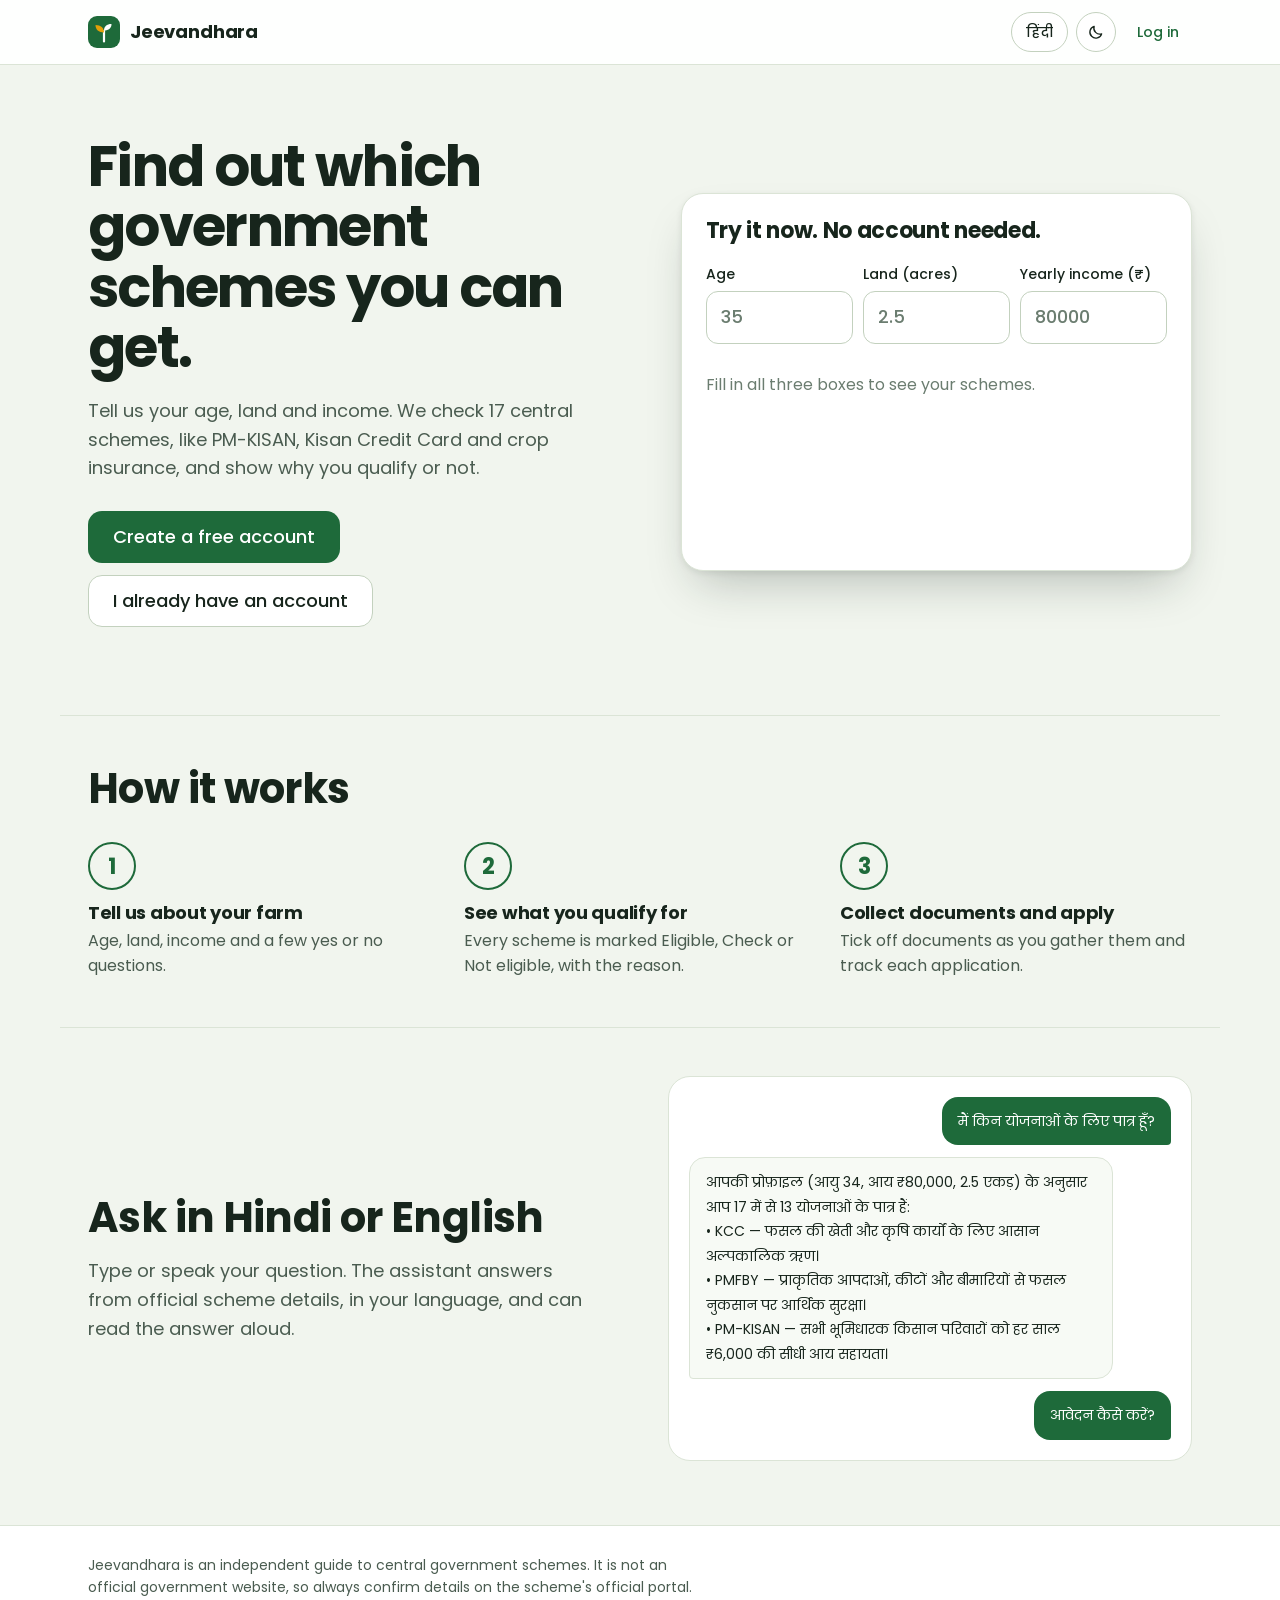
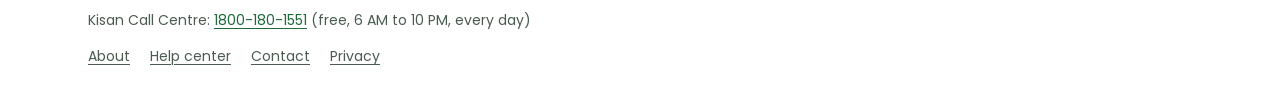
<file: frontend/index.html>
<!DOCTYPE html>
<html lang="en">
<head>
    <meta charset="UTF-8">
    <meta name="viewport" content="width=device-width, initial-scale=1.0">
    <meta name="description" content="Find out which central government schemes you can get, in Hindi or English.">
    <meta name="theme-color" content="#1E6A3A">
    <title>Jeevandhara — find the government schemes you can get</title>
    <link rel="preload" href="fonts/poppins-700.woff" as="font" type="font/woff" crossorigin>
    <link rel="stylesheet" href="style.css">
</head>
<body data-title-key="page.index">
    <a class="skip-link" href="#main" data-i18n="a11y.skip">Skip to main content</a>

    <header class="site-header">
        <div class="container header-inner">
            <a class="brand" href="index.html">
                <svg class="brand-mark" viewBox="0 0 32 32" aria-hidden="true">
                    <rect width="32" height="32" rx="9" fill="#1E6A3A"/>
                    <path d="M16 25.5V15" stroke="#fff" stroke-width="2.2" stroke-linecap="round"/>
                    <path d="M16 16.5c0-4.6-3.2-7.5-8.5-7.5 0 4.6 3.2 7.5 8.5 7.5z" fill="#E3A008"/>
                    <path d="M16 14.5c0-3.9 2.7-6.5 7.5-6.5 0 3.9-2.7 6.5-7.5 6.5z" fill="#fff"/>
                </svg>
                <span>Jeevandhara</span>
            </a>
            <div class="header-actions">
                <button class="lang-switch" id="lang-btn" type="button">हिंदी</button>
                <button class="icon-btn" id="theme-btn" type="button" data-i18n-title="theme.toggle"></button>
                <a class="btn btn-ghost btn-sm" href="login.html" data-i18n="nav.login">Log in</a>
            </div>
        </div>
    </header>

    <main id="main">
        <section class="container hero">
            <div class="hero-copy">
                <h1 data-i18n="index.h1">Find out which government schemes you can get.</h1>
                <p class="lede" data-i18n="index.lede">Tell us your age, land and income. We check 17 central schemes, like PM-KISAN, Kisan Credit Card and crop insurance, and show why you qualify or not.</p>
                <div class="hero-actions">
                    <a class="btn btn-primary btn-lg" href="register.html" id="hero-register" data-i18n="index.cta_register">Create a free account</a>
                    <a class="btn btn-quiet btn-lg" href="login.html" data-i18n="index.cta_login">I already have an account</a>
                </div>
            </div>

            <form class="panel quick-check" id="quick-check" aria-labelledby="qc-title" novalidate>
                <h2 id="qc-title" data-i18n="qc.title">Try it now. No account needed.</h2>
                <div class="qc-fields">
                    <label class="field">
                        <span data-i18n="field.age">Age</span>
                        <input class="input" id="qc-age" type="number" inputmode="numeric" min="1" max="120" placeholder="35">
                    </label>
                    <label class="field">
                        <span data-i18n="qc.land">Land (acres)</span>
                        <input class="input" id="qc-land" type="number" inputmode="decimal" min="0" step="0.1" placeholder="2.5">
                    </label>
                    <label class="field">
                        <span data-i18n="qc.income">Yearly income (₹)</span>
                        <input class="input" id="qc-income" type="number" inputmode="numeric" min="0" step="1000" placeholder="80000">
                    </label>
                </div>
                <div class="qc-result" id="qc-result" aria-live="polite">
                    <p class="qc-empty" data-i18n="qc.empty">Fill in all three boxes to see your schemes.</p>
                </div>
            </form>
        </section>

        <section class="container steps" aria-labelledby="steps-title">
            <h2 class="section-heading" id="steps-title" data-i18n="index.steps_title">How it works</h2>
            <ol class="steps-list">
                <li>
                    <h3 data-i18n="index.s1_title">Tell us about your farm</h3>
                    <p data-i18n="index.s1_text">Age, land, income and a few yes or no questions.</p>
                </li>
                <li>
                    <h3 data-i18n="index.s2_title">See what you qualify for</h3>
                    <p data-i18n="index.s2_text">Every scheme is marked Eligible, Check or Not eligible, with the reason.</p>
                </li>
                <li>
                    <h3 data-i18n="index.s3_title">Collect documents and apply</h3>
                    <p data-i18n="index.s3_text">Tick off documents as you gather them and track each application.</p>
                </li>
            </ol>
        </section>

        <section class="container chat-demo" aria-labelledby="chat-demo-title">
            <div class="chat-demo-copy">
                <h2 class="section-heading" id="chat-demo-title" data-i18n="index.chat_title">Ask in Hindi or English</h2>
                <p data-i18n="index.chat_text">Type or speak your question. The assistant answers from official scheme details, in your language, and can read the answer aloud.</p>
            </div>
            <div class="demo-thread" aria-label="Example conversation" lang="hi">
                <p class="demo-bubble demo-bubble--user">मैं किन योजनाओं के लिए पात्र हूँ?</p>
                <p class="demo-bubble demo-bubble--bot">आपकी प्रोफ़ाइल (आयु 34, आय ₹80,000, 2.5 एकड़) के अनुसार आप 17 में से 13 योजनाओं के पात्र हैं:
• KCC — फसल की खेती और कृषि कार्यों के लिए आसान अल्पकालिक ऋण।
• PMFBY — प्राकृतिक आपदाओं, कीटों और बीमारियों से फसल नुकसान पर आर्थिक सुरक्षा।
• PM-KISAN — सभी भूमिधारक किसान परिवारों को हर साल ₹6,000 की सीधी आय सहायता।</p>
                <p class="demo-bubble demo-bubble--user">आवेदन कैसे करें?</p>
            </div>
        </section>
    </main>

    <footer class="site-footer">
        <div class="container footer-inner">
            <p class="footer-note" data-i18n="footer.note">Jeevandhara is an independent guide to central government schemes. It is not an official government website, so always confirm details on the scheme's official portal.</p>
            <p data-i18n-html="footer.kcc">Kisan Call Centre: <a href="tel:18001801551">1800-180-1551</a> (free, 6 AM to 10 PM, every day)</p>
            <nav class="footer-links" aria-label="Footer">
                <a href="help.html#about" data-i18n="nav.about">About</a>
                <a href="help.html#help" data-i18n="nav.help">Help Center</a>
                <a href="help.html#contact" data-i18n="nav.contact">Contact</a>
                <a href="help.html#privacy" data-i18n="nav.privacy">Privacy Policy</a>
            </nav>
        </div>
    </footer>

    <div class="toast-container" id="toast-container"></div>

    <script src="common.js"></script>
    <script src="i18n.js"></script>
    <script src="index.js"></script>
</body>
</html>
</file>
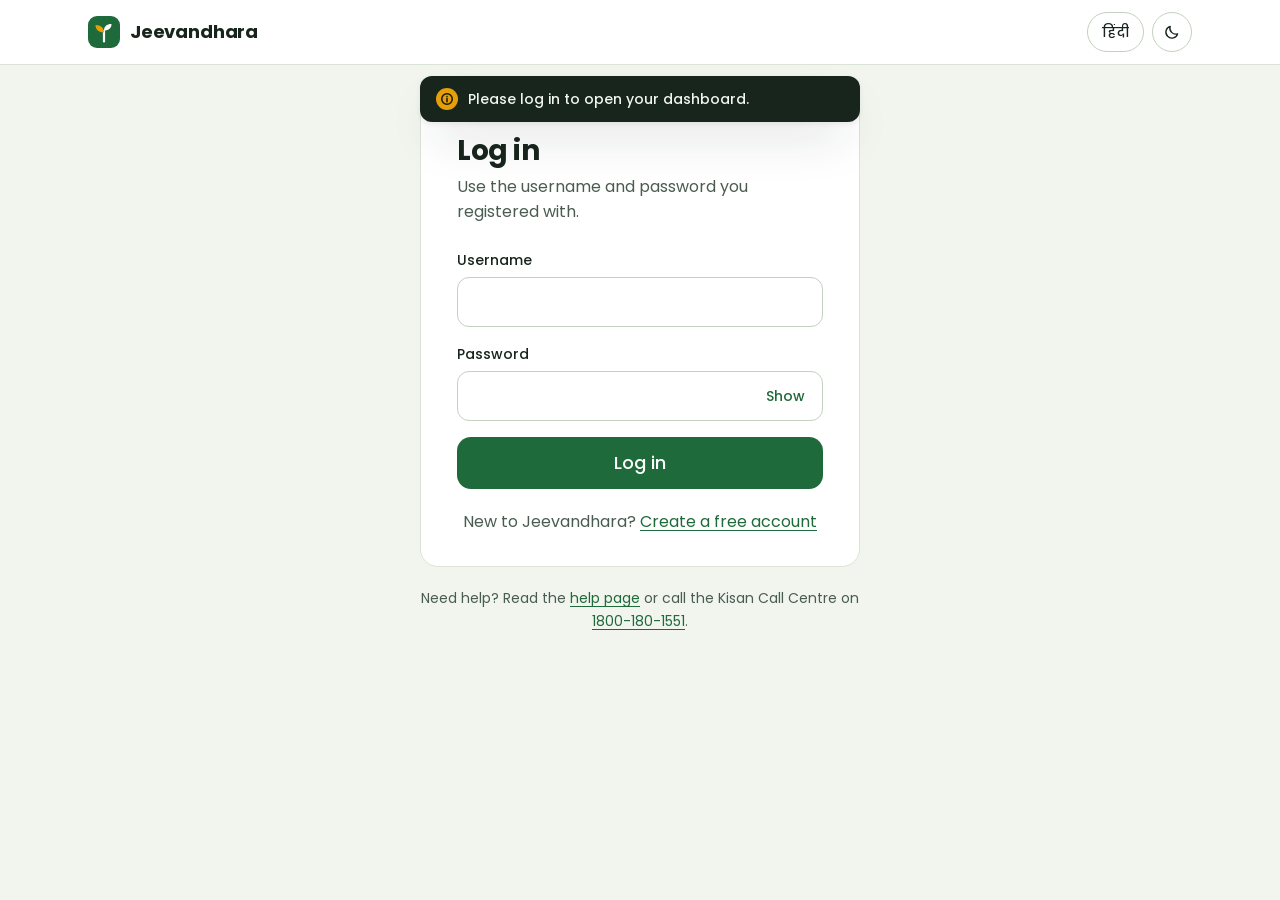
<file: frontend/dashboard.html>
<!DOCTYPE html>
<html lang="en">
<head>
    <meta charset="UTF-8">
    <meta name="viewport" content="width=device-width, initial-scale=1.0">
    <meta name="theme-color" content="#1E6A3A">
    <title>Your schemes - Jeevandhara</title>
    <link rel="stylesheet" href="style.css">
</head>
<body data-title-key="page.dashboard">
    <a class="skip-link" href="#main" data-i18n="a11y.skip">Skip to main content</a>

    <header class="site-header">
        <div class="container header-inner">
            <a class="brand" href="dashboard.html">
                <svg class="brand-mark" viewBox="0 0 32 32" aria-hidden="true">
                    <rect width="32" height="32" rx="9" fill="#1E6A3A"/>
                    <path d="M16 25.5V15" stroke="#fff" stroke-width="2.2" stroke-linecap="round"/>
                    <path d="M16 16.5c0-4.6-3.2-7.5-8.5-7.5 0 4.6 3.2 7.5 8.5 7.5z" fill="#E3A008"/>
                    <path d="M16 14.5c0-3.9 2.7-6.5 7.5-6.5 0 3.9-2.7 6.5-7.5 6.5z" fill="#fff"/>
                </svg>
                <span>Jeevandhara</span>
            </a>
            <div class="header-actions">
                <button class="lang-switch" id="lang-btn" type="button">हिंदी</button>
                <button class="icon-btn" id="theme-btn" type="button" data-i18n-title="theme.toggle"></button>
                <span class="user-chip"><span class="avatar" id="header-avatar">F</span><span id="header-user-name">Farmer</span></span>
                <button type="button" class="btn btn-ghost btn-sm" onclick="logout()" data-i18n="dash.logout">Log out</button>
            </div>
        </div>
    </header>

    <main id="main" class="container dash">

        <!-- Side column: who you are, what's left to answer, what you're applying for -->
        <aside class="dash-side">
            <section class="panel profile-card" aria-labelledby="farmer-title">
                <div class="profile-head">
                    <span class="avatar avatar-lg" id="profile-avatar">F</span>
                    <h1 class="profile-greeting" id="farmer-title">Namaste</h1>
                </div>
                <dl class="profile-facts">
                    <div><dt data-i18n="fact.age">Age</dt><dd id="farmer-age">-</dd></div>
                    <div><dt data-i18n="fact.land">Land</dt><dd id="farmer-land">-</dd></div>
                    <div><dt data-i18n="fact.income">Yearly income</dt><dd id="farmer-income">-</dd></div>
                    <div><dt data-i18n="fact.place">Place</dt><dd id="farmer-place">-</dd></div>
                </dl>
                <button type="button" class="btn btn-quiet btn-block" onclick="openProfileModal()">
                    <span data-icon="edit" data-icon-size="18"></span>
                    <span data-i18n="dash.edit_profile">Edit profile</span>
                </button>
            </section>

            <section class="panel prompt-card" id="profile-complete-banner" hidden>
                <p id="profile-complete-text"></p>
                <div class="progress" aria-hidden="true"><div class="progress-bar" id="profile-progress-bar"></div></div>
                <p class="prompt-meta" id="profile-progress-text"></p>
                <button type="button" class="btn btn-haldi btn-block" onclick="openProfileModal(true)" data-i18n="dash.complete_btn">Answer now</button>
            </section>

            <section class="panel apps-card" id="saved-section" aria-labelledby="saved-heading">
                <h2 class="panel-title" id="saved-heading">
                    <span data-i18n="saved.title">My applications</span>
                    <span class="count" id="stat-saved-count">0</span>
                </h2>
                <div class="apps-list" id="saved-container">
                    <div class="skeleton-row" style="margin: 0;"></div>
                </div>
            </section>
        </aside>

        <!-- Main column: every scheme, sorted by status -->
        <section class="panel list-panel" aria-labelledby="schemes-title">
            <div class="list-head">
                <h2 id="schemes-title" data-i18n="list.title">Your schemes</h2>
                <label class="search">
                    <span class="visually-hidden" data-i18n="list.search">Search</span>
                    <span data-icon="search" data-icon-size="18"></span>
                    <input type="search" class="input" id="search-schemes-input" data-i18n-placeholder="list.search" autocomplete="off">
                </label>
            </div>

            <div class="tabs" role="tablist" aria-labelledby="schemes-title">
                <button type="button" class="tab" role="tab" id="tab-eligible" data-filter="eligible" aria-selected="true" aria-controls="scheme-list">
                    <span data-i18n="tab.eligible">Eligible</span><span class="tab-count" id="count-eligible">0</span>
                </button>
                <button type="button" class="tab" role="tab" id="tab-maybe" data-filter="maybe" aria-selected="false" aria-controls="scheme-list">
                    <span data-i18n="tab.maybe">Check</span><span class="tab-count" id="count-maybe">0</span>
                </button>
                <button type="button" class="tab" role="tab" id="tab-not_eligible" data-filter="not_eligible" aria-selected="false" aria-controls="scheme-list">
                    <span data-i18n="tab.not_eligible">Not eligible</span><span class="tab-count" id="count-not_eligible">0</span>
                </button>
                <button type="button" class="tab" role="tab" id="tab-all" data-filter="all" aria-selected="false" aria-controls="scheme-list">
                    <span data-i18n="tab.all">All</span><span class="tab-count" id="count-all">0</span>
                </button>
            </div>

            <div class="tab-hint" id="tab-hint"></div>

            <div class="scheme-list" id="scheme-list" role="tabpanel" aria-live="polite">
                <div class="skeleton-row"></div>
                <div class="skeleton-row"></div>
                <div class="skeleton-row"></div>
            </div>
        </section>
    </main>

    <!-- Chat assistant -->
    <button type="button" class="chat-launcher" id="chatbot-collapsed" onclick="toggleChatWindow(true)" aria-controls="chatbot-window" aria-expanded="false">
        <span data-icon="chat" data-icon-size="22"></span>
        <span data-i18n="chat.launch">Ask a question</span>
    </button>

    <section class="chat-panel" id="chatbot-window" aria-labelledby="chat-title" style="display: none;">
        <div class="chat-head">
            <div>
                <h2 id="chat-title" data-i18n="chat.title">Jeevandhara assistant</h2>
                <p data-i18n="chat.subtitle">Answers in Hindi or English</p>
            </div>
            <div class="chat-head-actions">
                <button type="button" class="icon-btn" id="chat-clear-btn" onclick="clearChat()" data-i18n-title="chat.clear"><span data-icon="trash" data-icon-size="18"></span></button>
                <button type="button" class="icon-btn" id="chat-close-btn" onclick="toggleChatWindow(false)" data-i18n-title="chat.close"><span data-icon="close" data-icon-size="18"></span></button>
            </div>
        </div>

        <div class="chatbot-messages" id="chatbot-messages" aria-live="polite"></div>

        <form id="chatbot-form" onsubmit="event.preventDefault(); sendChatMessage();" class="chatbot-input-bar">
            <input type="text" id="chatbot-input-field" class="chatbot-input" data-i18n-placeholder="chat.placeholder" autocomplete="off">
            <button type="button" class="chatbot-mic-btn" id="chatbot-mic-btn" onclick="toggleVoiceInput()" data-i18n-title="chat.mic" hidden><span data-icon="mic" data-icon-size="20"></span></button>
            <button type="submit" class="chatbot-send-btn" data-i18n-title="chat.send"><span data-icon="send" data-icon-size="20"></span></button>
        </form>
    </section>

    <!-- Edit profile -->
    <div class="modal-overlay" id="profile-modal" hidden>
        <div class="modal-card" role="dialog" aria-modal="true" aria-labelledby="profile-modal-title">
            <div class="modal-header">
                <h2 id="profile-modal-title" data-i18n="modal.title">Edit profile</h2>
                <button type="button" class="icon-btn" onclick="closeProfileModal()" data-i18n-title="chat.close"><span data-icon="close" data-icon-size="18"></span></button>
            </div>
            <p class="modal-sub" data-i18n="modal.subtitle">Your scheme matches are recalculated as soon as you save.</p>

            <form id="profile-form" onsubmit="event.preventDefault(); saveProfile();" novalidate>
                <div class="grid-2">
                    <div class="field">
                        <label for="edit-name" data-i18n="field.name">Full name</label>
                        <input type="text" id="edit-name" class="input" autocomplete="name" required>
                    </div>
                    <div class="field">
                        <label for="edit-age" data-i18n="field.age">Age</label>
                        <input type="number" id="edit-age" class="input" inputmode="numeric" min="1" max="120" required>
                    </div>
                    <div class="field">
                        <label for="edit-land" data-i18n="field.land">Land (acres)</label>
                        <input type="number" id="edit-land" class="input" inputmode="decimal" min="0" step="0.01" required>
                    </div>
                    <div class="field">
                        <label for="edit-income" data-i18n="field.income">Yearly income (₹)</label>
                        <input type="number" id="edit-income" class="input" inputmode="numeric" min="0" required>
                    </div>
                    <div class="field">
                        <label for="edit-state" data-i18n="field.state">State</label>
                        <input type="text" id="edit-state" class="input" required>
                    </div>
                    <div class="field">
                        <label for="edit-district" data-i18n="field.district">District</label>
                        <input type="text" id="edit-district" class="input" required>
                    </div>
                </div>

                <details class="fieldset more-questions" id="edit-questions-block" open>
                    <summary data-i18n="q.title">A few more questions (optional)</summary>
                    <p class="hint" data-i18n="q.hint">These confirm schemes like PM-KISAN, APY and Jan-Dhan. Choose “Not sure” if you don't know.</p>
                    <div class="grid-2" id="edit-questions"></div>
                </details>

                <p id="profile-form-msg" class="form-error" role="alert"></p>

                <div class="modal-actions">
                    <button type="button" class="btn btn-quiet" onclick="closeProfileModal()" data-i18n="modal.cancel">Cancel</button>
                    <button type="submit" class="btn btn-primary" id="profile-save-btn"><span data-i18n="modal.save">Save changes</span></button>
                </div>
            </form>
        </div>
    </div>

    <div class="toast-container" id="toast-container"></div>

    <script src="common.js"></script>
    <script src="i18n.js"></script>
    <script src="voice.js"></script>
    <script src="dashboard.js"></script>
</body>
</html>
</file>
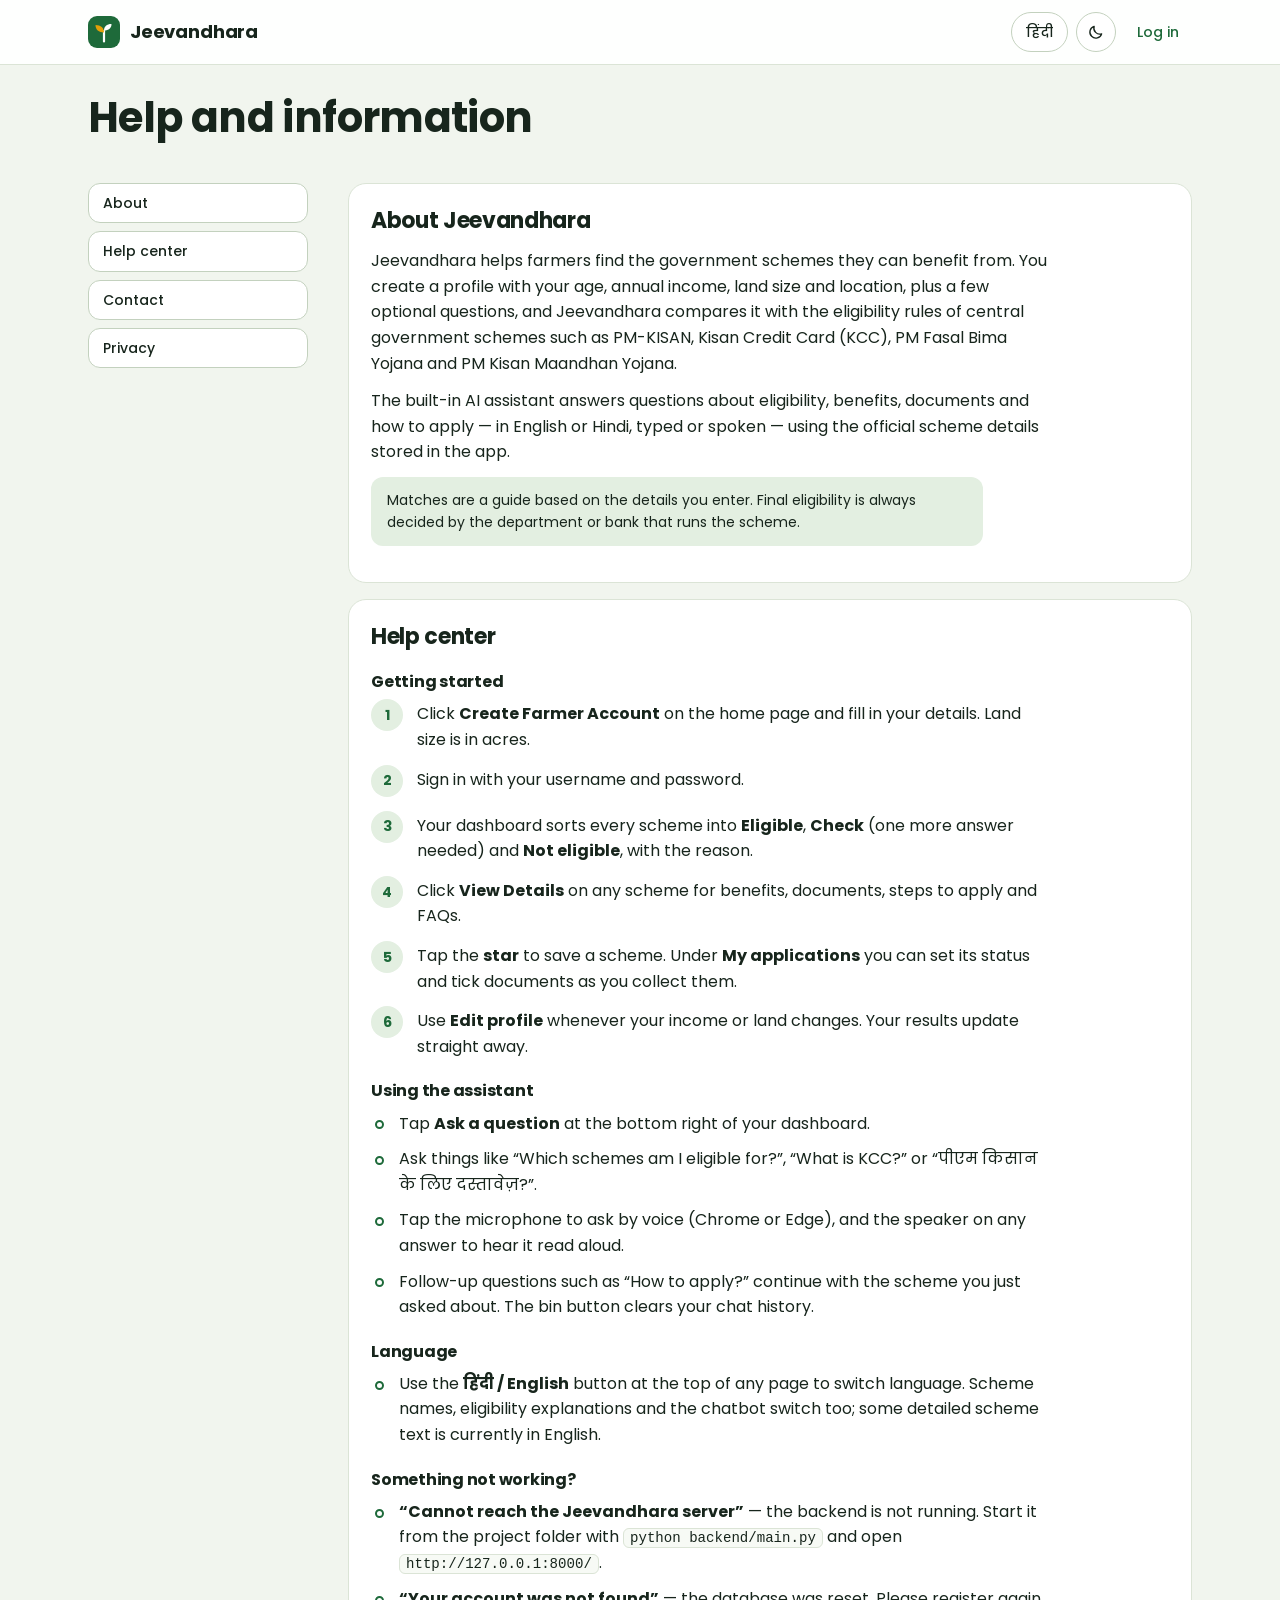
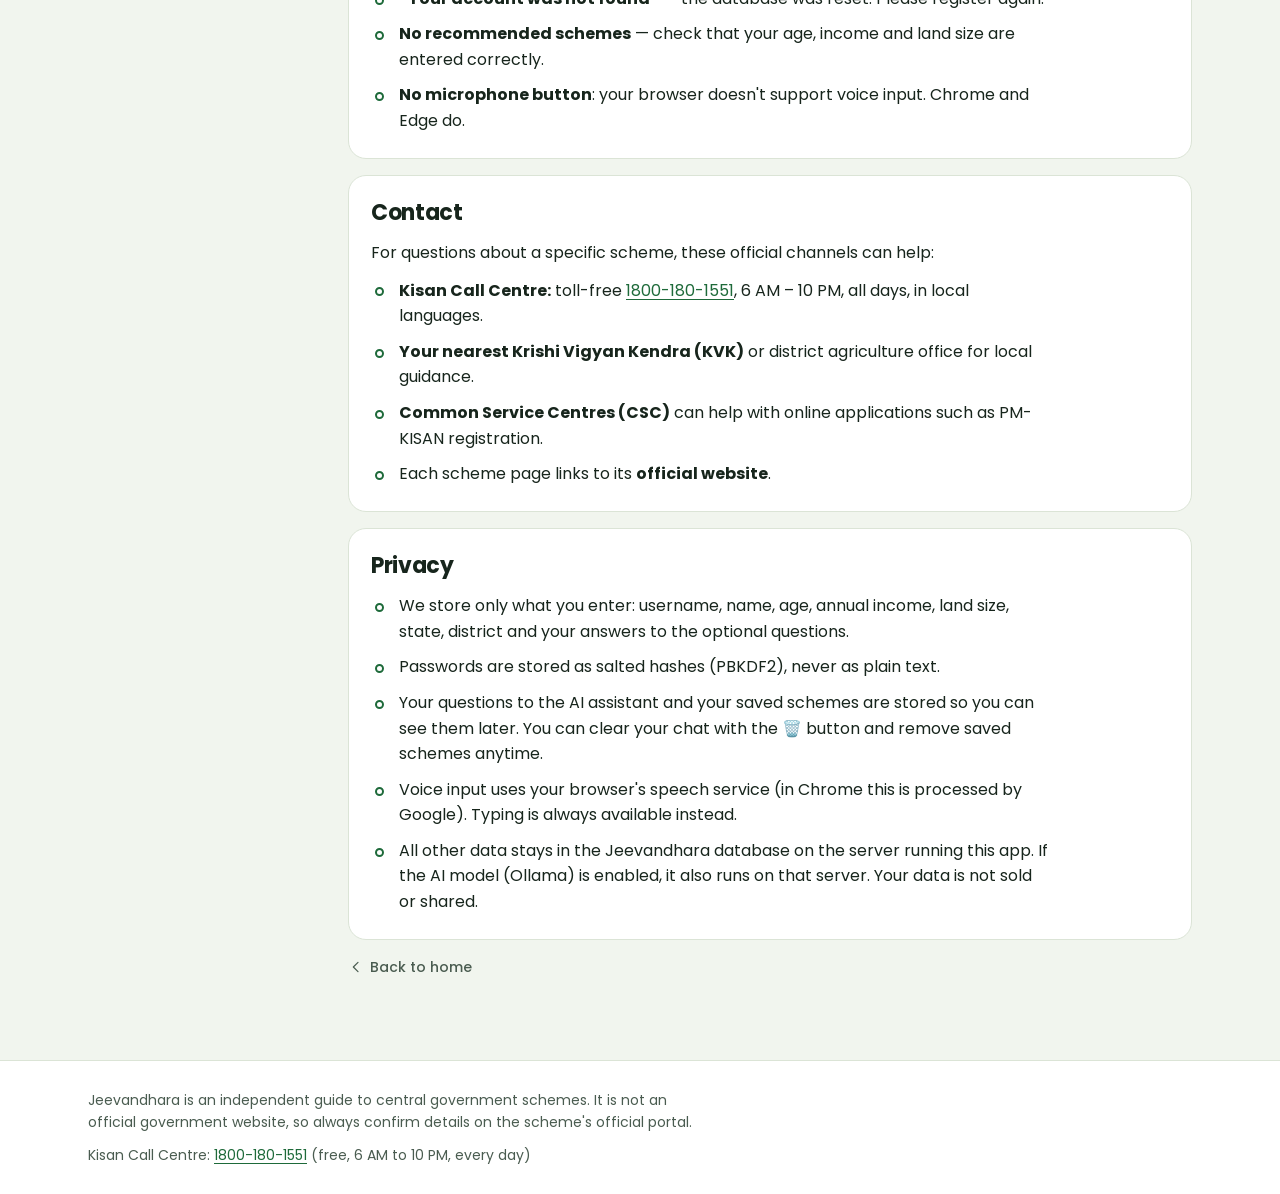
<file: frontend/help.html>
<!DOCTYPE html>
<html lang="en">
<head>
    <meta charset="UTF-8">
    <meta name="viewport" content="width=device-width, initial-scale=1.0">
    <meta name="theme-color" content="#1E6A3A">
    <title>Help and information - Jeevandhara</title>
    <link rel="stylesheet" href="style.css">
</head>
<body data-title-key="page.help">
    <a class="skip-link" href="#main" data-i18n="a11y.skip">Skip to main content</a>

    <header class="site-header">
        <div class="container header-inner">
            <a class="brand" href="index.html" id="brand-link">
                <svg class="brand-mark" viewBox="0 0 32 32" aria-hidden="true">
                    <rect width="32" height="32" rx="9" fill="#1E6A3A"/>
                    <path d="M16 25.5V15" stroke="#fff" stroke-width="2.2" stroke-linecap="round"/>
                    <path d="M16 16.5c0-4.6-3.2-7.5-8.5-7.5 0 4.6 3.2 7.5 8.5 7.5z" fill="#E3A008"/>
                    <path d="M16 14.5c0-3.9 2.7-6.5 7.5-6.5 0 3.9-2.7 6.5-7.5 6.5z" fill="#fff"/>
                </svg>
                <span>Jeevandhara</span>
            </a>
            <div class="header-actions">
                <button class="lang-switch" id="lang-btn" type="button">हिंदी</button>
                <button class="icon-btn" id="theme-btn" type="button" data-i18n-title="theme.toggle"></button>
                <a href="login.html" class="btn btn-ghost btn-sm" id="help-account-link">Log in</a>
            </div>
        </div>
    </header>

    <main id="main" class="container help-layout">
        <h1 data-i18n="help.title">Help and information</h1>

        <nav class="help-toc" aria-label="On this page">
            <a href="#about" data-i18n="nav.about">About</a>
            <a href="#help" data-i18n="nav.help">Help center</a>
            <a href="#contact" data-i18n="nav.contact">Contact</a>
            <a href="#privacy" data-i18n="nav.privacy">Privacy</a>
        </nav>

        <div class="help-content">
            <section class="panel help-section" id="about">
                <h2 data-i18n="help.about_title">About Jeevandhara</h2>
                <p data-i18n="help.about_p1"></p>
                <p data-i18n="help.about_p2"></p>
                <p class="help-note" data-i18n="help.about_note"></p>
            </section>

            <section class="panel help-section" id="help">
                <h2 data-i18n="help.help_title">Help center</h2>

                <h3 data-i18n="help.start_title">Getting started</h3>
                <ol class="list-numbered">
                    <li data-i18n-html="help.start_1"></li>
                    <li data-i18n-html="help.start_2"></li>
                    <li data-i18n-html="help.start_3"></li>
                    <li data-i18n-html="help.start_4"></li>
                    <li data-i18n-html="help.start_5"></li>
                    <li data-i18n-html="help.start_6"></li>
                </ol>

                <h3 data-i18n="help.chat_title">Using the assistant</h3>
                <ul class="list-checklist">
                    <li data-i18n-html="help.chat_1"></li>
                    <li data-i18n="help.chat_2"></li>
                    <li data-i18n="help.chat_3"></li>
                    <li data-i18n="help.chat_4"></li>
                </ul>

                <h3 data-i18n="help.lang_title">Language</h3>
                <ul class="list-checklist">
                    <li data-i18n-html="help.lang_1"></li>
                </ul>

                <h3 data-i18n="help.trouble_title">Something not working?</h3>
                <ul class="list-checklist">
                    <li data-i18n-html="help.trouble_1"></li>
                    <li data-i18n-html="help.trouble_2"></li>
                    <li data-i18n-html="help.trouble_3"></li>
                    <li data-i18n-html="help.trouble_4"></li>
                </ul>
            </section>

            <section class="panel help-section" id="contact">
                <h2 data-i18n="help.contact_title">Contact</h2>
                <p data-i18n="help.contact_intro"></p>
                <ul class="list-checklist">
                    <li data-i18n-html="help.contact_1"></li>
                    <li data-i18n-html="help.contact_2"></li>
                    <li data-i18n-html="help.contact_3"></li>
                    <li data-i18n-html="help.contact_4"></li>
                </ul>
            </section>

            <section class="panel help-section" id="privacy">
                <h2 data-i18n="help.privacy_title">Privacy</h2>
                <ul class="list-checklist">
                    <li data-i18n="help.privacy_1"></li>
                    <li data-i18n="help.privacy_2"></li>
                    <li data-i18n="help.privacy_3"></li>
                    <li data-i18n="help.privacy_4"></li>
                    <li data-i18n="help.privacy_5"></li>
                </ul>
            </section>

            <a href="index.html" class="back-link" id="help-back-link"><span data-icon="back" data-icon-size="16"></span><span class="back-text">Back to home</span></a>
        </div>
    </main>

    <footer class="site-footer">
        <div class="container footer-inner">
            <p class="footer-note" data-i18n="footer.note">Jeevandhara is an independent guide to central government schemes. It is not an official government website, so always confirm details on the scheme's official portal.</p>
            <p data-i18n-html="footer.kcc">Kisan Call Centre: <a href="tel:18001801551">1800-180-1551</a> (free, 6 AM to 10 PM, every day)</p>
        </div>
    </footer>

    <div class="toast-container" id="toast-container"></div>

    <script src="common.js"></script>
    <script src="i18n.js"></script>
    <script>
        // Logged-in farmers get links back to their dashboard.
        function updateHelpLinks() {
            const loggedIn = Boolean(Session.userId);
            document.getElementById("brand-link").href = loggedIn ? "dashboard.html" : "index.html";
            const account = document.getElementById("help-account-link");
            account.href = loggedIn ? "dashboard.html" : "login.html";
            account.textContent = loggedIn ? t("nav.dashboard") : t("nav.login");
            const back = document.getElementById("help-back-link");
            back.href = loggedIn ? "dashboard.html" : "index.html";
            back.querySelector(".back-text").textContent = loggedIn ? t("nav.back_dashboard") : t("nav.back_home");
        }
        document.addEventListener("DOMContentLoaded", updateHelpLinks);
        document.addEventListener("languagechange", updateHelpLinks);
    </script>
</body>
</html>
</file>
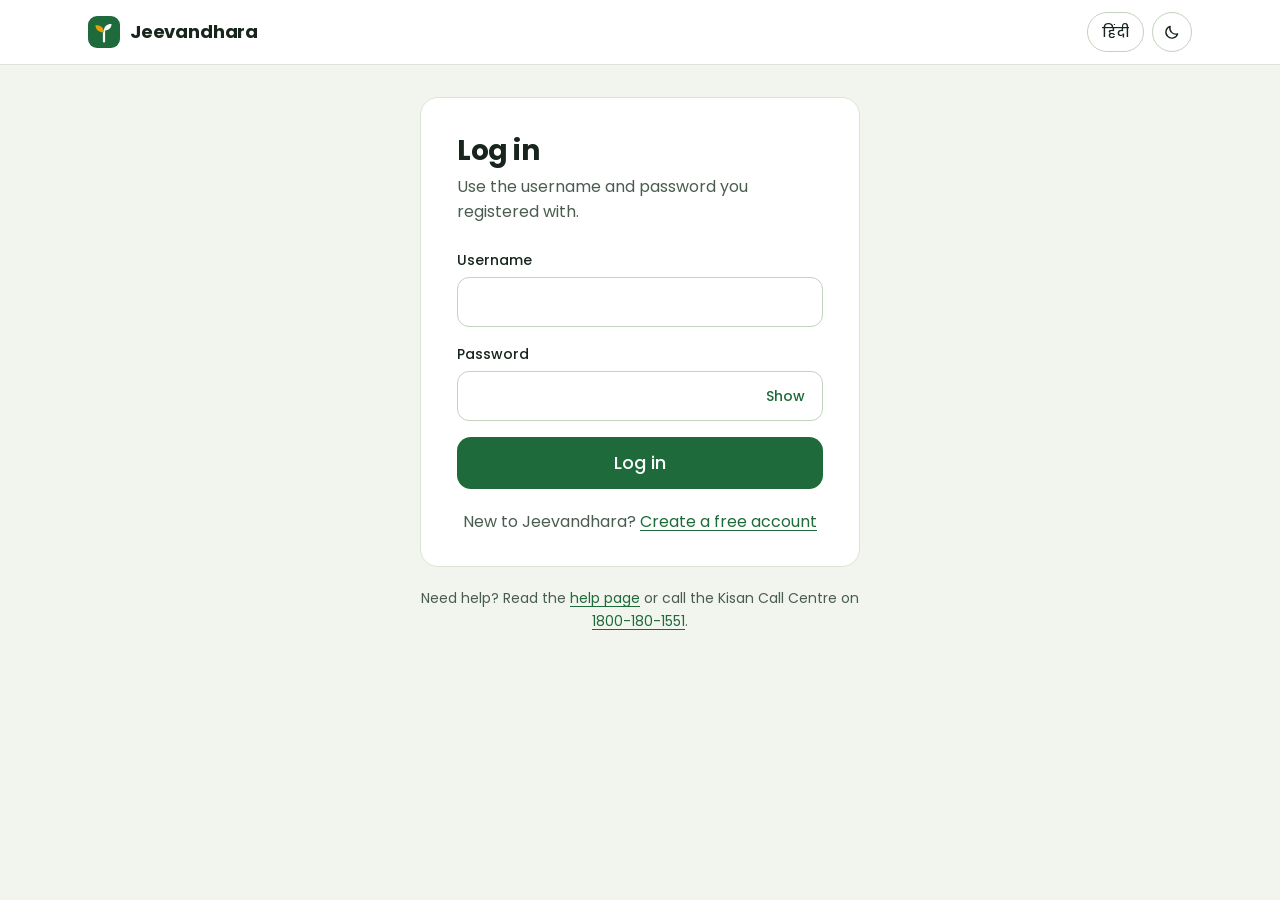
<file: frontend/login.html>
<!DOCTYPE html>
<html lang="en">
<head>
    <meta charset="UTF-8">
    <meta name="viewport" content="width=device-width, initial-scale=1.0">
    <meta name="theme-color" content="#1E6A3A">
    <title>Log in - Jeevandhara</title>
    <link rel="stylesheet" href="style.css">
</head>
<body data-title-key="page.login">
    <a class="skip-link" href="#main" data-i18n="a11y.skip">Skip to main content</a>

    <header class="site-header">
        <div class="container header-inner">
            <a class="brand" href="index.html">
                <svg class="brand-mark" viewBox="0 0 32 32" aria-hidden="true">
                    <rect width="32" height="32" rx="9" fill="#1E6A3A"/>
                    <path d="M16 25.5V15" stroke="#fff" stroke-width="2.2" stroke-linecap="round"/>
                    <path d="M16 16.5c0-4.6-3.2-7.5-8.5-7.5 0 4.6 3.2 7.5 8.5 7.5z" fill="#E3A008"/>
                    <path d="M16 14.5c0-3.9 2.7-6.5 7.5-6.5 0 3.9-2.7 6.5-7.5 6.5z" fill="#fff"/>
                </svg>
                <span>Jeevandhara</span>
            </a>
            <div class="header-actions">
                <button class="lang-switch" id="lang-btn" type="button">हिंदी</button>
                <button class="icon-btn" id="theme-btn" type="button" data-i18n-title="theme.toggle"></button>
            </div>
        </div>
    </header>

    <main id="main" class="auth-main">
        <div class="panel auth-card">
            <h1 data-i18n="login.title">Log in</h1>
            <p class="muted" data-i18n="login.subtitle">Use the username and password you registered with.</p>

            <form onsubmit="event.preventDefault(); login();" novalidate>
                <div class="field">
                    <label for="username" data-i18n="field.username">Username</label>
                    <input type="text" id="username" class="input" autocomplete="username" autocapitalize="none" spellcheck="false" required>
                </div>

                <div class="field">
                    <label for="password" data-i18n="field.password">Password</label>
                    <div class="input-with-action">
                        <input type="password" id="password" class="input" autocomplete="current-password" required>
                        <button type="button" class="reveal-btn" data-reveal="password">Show</button>
                    </div>
                </div>

                <p id="msg" class="form-error" role="alert"></p>

                <button type="submit" id="submit-btn" class="btn btn-primary btn-lg btn-block">
                    <span data-i18n="login.submit">Log in</span>
                </button>
            </form>

            <p class="auth-switch" data-i18n-html="login.no_account">New to Jeevandhara? <a href="register.html">Create a free account</a></p>
        </div>

        <p class="auth-help" data-i18n-html="login.help">Need help? Read the <a href="help.html#help">help page</a> or call the Kisan Call Centre on <a href="tel:18001801551">1800-180-1551</a>.</p>
    </main>

    <div class="toast-container" id="toast-container"></div>

    <script src="common.js"></script>
    <script src="i18n.js"></script>
    <script src="login.js"></script>
</body>
</html>
</file>
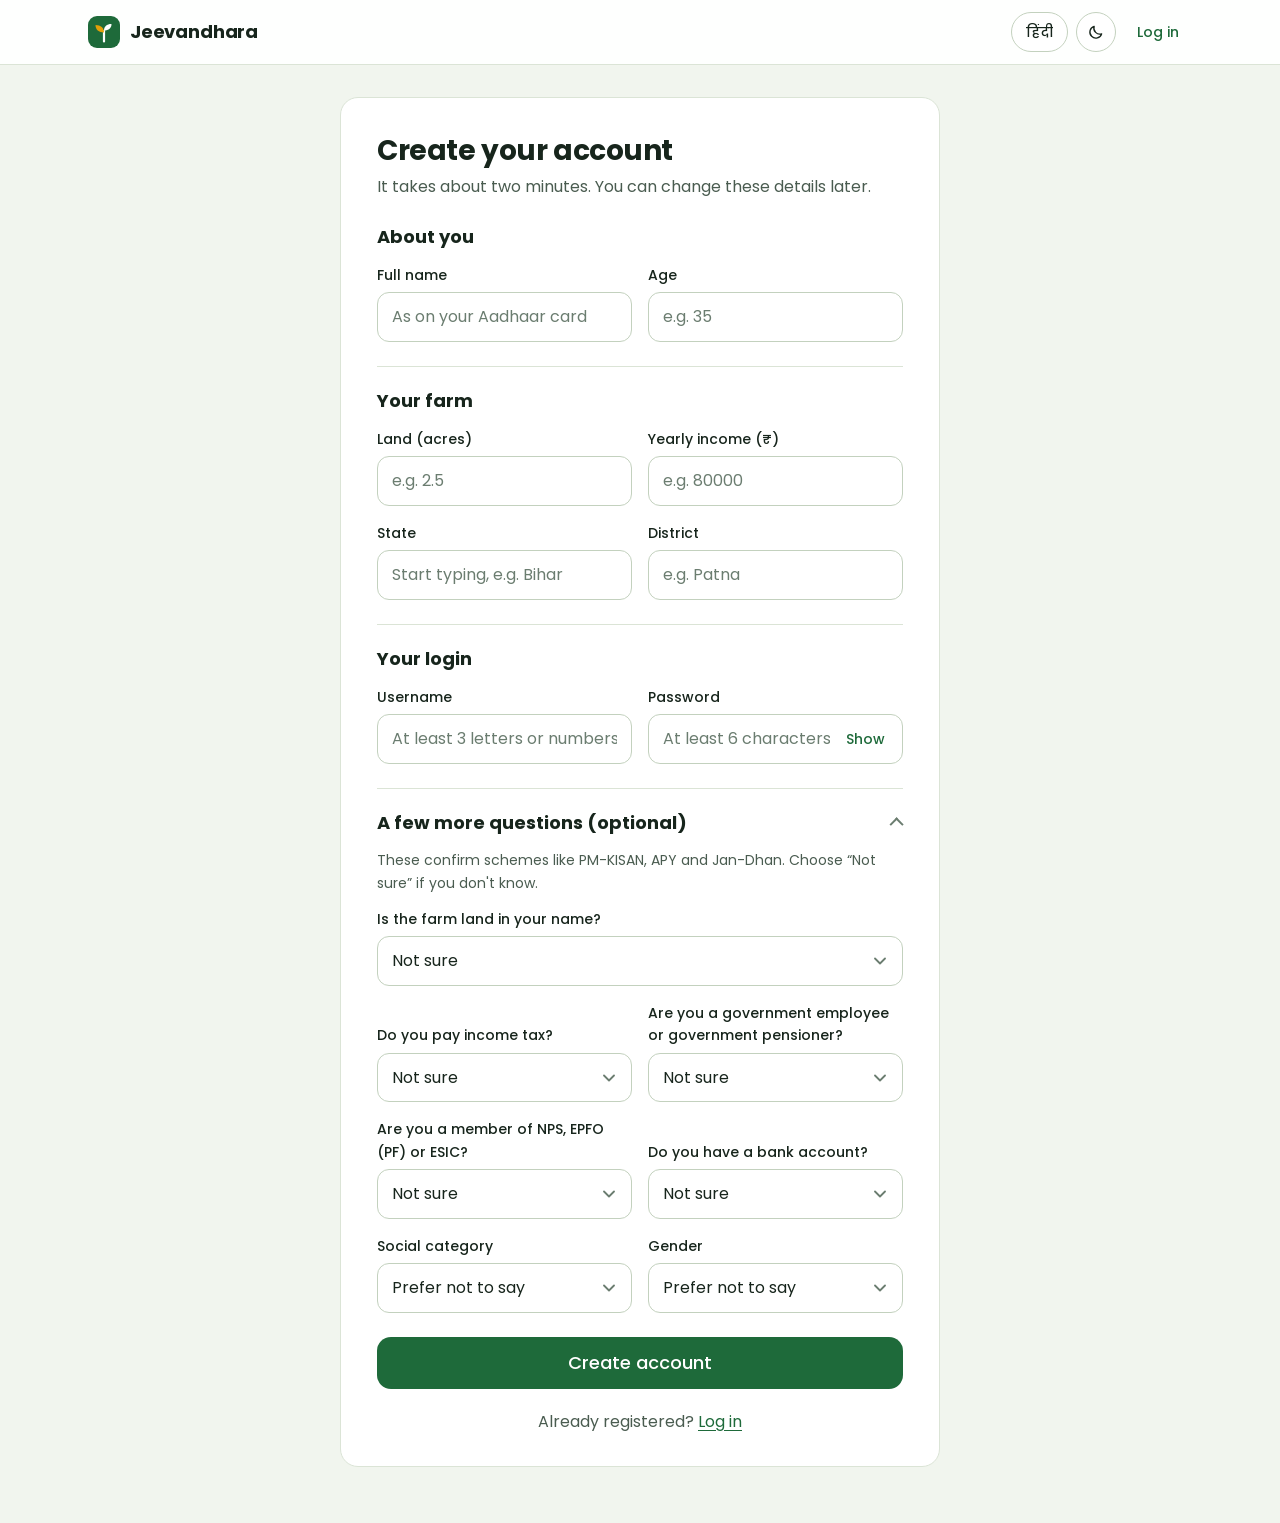
<file: frontend/register.html>
<!DOCTYPE html>
<html lang="en">
<head>
    <meta charset="UTF-8">
    <meta name="viewport" content="width=device-width, initial-scale=1.0">
    <meta name="theme-color" content="#1E6A3A">
    <title>Create your account - Jeevandhara</title>
    <link rel="stylesheet" href="style.css">
</head>
<body data-title-key="page.register">
    <a class="skip-link" href="#main" data-i18n="a11y.skip">Skip to main content</a>

    <header class="site-header">
        <div class="container header-inner">
            <a class="brand" href="index.html">
                <svg class="brand-mark" viewBox="0 0 32 32" aria-hidden="true">
                    <rect width="32" height="32" rx="9" fill="#1E6A3A"/>
                    <path d="M16 25.5V15" stroke="#fff" stroke-width="2.2" stroke-linecap="round"/>
                    <path d="M16 16.5c0-4.6-3.2-7.5-8.5-7.5 0 4.6 3.2 7.5 8.5 7.5z" fill="#E3A008"/>
                    <path d="M16 14.5c0-3.9 2.7-6.5 7.5-6.5 0 3.9-2.7 6.5-7.5 6.5z" fill="#fff"/>
                </svg>
                <span>Jeevandhara</span>
            </a>
            <div class="header-actions">
                <button class="lang-switch" id="lang-btn" type="button">हिंदी</button>
                <button class="icon-btn" id="theme-btn" type="button" data-i18n-title="theme.toggle"></button>
                <a class="btn btn-ghost btn-sm" href="login.html" data-i18n="nav.login">Log in</a>
            </div>
        </div>
    </header>

    <main id="main" class="auth-main auth-main--wide">
        <div class="panel auth-card success-panel" id="success-overlay" style="display: none;">
            <div class="success-checkmark">
                <svg viewBox="0 0 52 52" aria-hidden="true">
                    <circle cx="26" cy="26" r="24"/>
                    <path d="M15 27l7 7 15-15"/>
                </svg>
            </div>
            <h1 data-i18n="register.success_title">Account created</h1>
            <p class="muted" data-i18n="register.success_text">Taking you to the login page...</p>
        </div>

        <div class="panel auth-card" id="register-form-panel">
            <h1 data-i18n="register.title">Create your account</h1>
            <p class="muted" data-i18n="register.subtitle">It takes about two minutes. You can change these details later.</p>

            <form id="register-form" onsubmit="event.preventDefault(); register();" novalidate>
                <fieldset class="fieldset">
                    <legend data-i18n="register.legend_you">About you</legend>
                    <div class="grid-2">
                        <div class="field">
                            <label for="name" data-i18n="field.name">Full name</label>
                            <input type="text" id="name" class="input" data-i18n-placeholder="ph.name" autocomplete="name" required>
                        </div>
                        <div class="field">
                            <label for="age" data-i18n="field.age">Age</label>
                            <input type="number" id="age" class="input" data-i18n-placeholder="ph.age" inputmode="numeric" min="1" max="120" required>
                        </div>
                    </div>
                </fieldset>

                <fieldset class="fieldset">
                    <legend data-i18n="register.legend_farm">Your farm</legend>
                    <div class="grid-2">
                        <div class="field">
                            <label for="land_size" data-i18n="field.land">Land (acres)</label>
                            <input type="number" id="land_size" class="input" data-i18n-placeholder="ph.land" inputmode="decimal" step="0.01" min="0" required>
                        </div>
                        <div class="field">
                            <label for="income" data-i18n="field.income">Yearly income (₹)</label>
                            <input type="number" id="income" class="input" data-i18n-placeholder="ph.income" inputmode="numeric" min="0" required>
                        </div>
                        <div class="field">
                            <label for="state" data-i18n="field.state">State</label>
                            <input type="text" id="state" class="input" list="state-list" data-i18n-placeholder="ph.state" autocomplete="address-level1" required>
                        </div>
                        <div class="field">
                            <label for="district" data-i18n="field.district">District</label>
                            <input type="text" id="district" class="input" data-i18n-placeholder="ph.district" autocomplete="address-level2" required>
                        </div>
                    </div>
                </fieldset>

                <fieldset class="fieldset">
                    <legend data-i18n="register.legend_login">Your login</legend>
                    <div class="grid-2">
                        <div class="field">
                            <label for="username" data-i18n="field.username">Username</label>
                            <input type="text" id="username" class="input" data-i18n-placeholder="ph.username_new" minlength="3" maxlength="50" autocomplete="username" autocapitalize="none" spellcheck="false" required>
                        </div>
                        <div class="field">
                            <label for="password" data-i18n="field.password">Password</label>
                            <div class="input-with-action">
                                <input type="password" id="password" class="input" data-i18n-placeholder="ph.password_new" minlength="6" maxlength="128" autocomplete="new-password" required>
                                <button type="button" class="reveal-btn" data-reveal="password">Show</button>
                            </div>
                        </div>
                    </div>
                </fieldset>

                <details class="fieldset more-questions" open>
                    <summary data-i18n="q.title">A few more questions (optional)</summary>
                    <p class="hint" data-i18n="q.hint">These confirm schemes like PM-KISAN, APY and Jan-Dhan. Choose “Not sure” if you don't know.</p>
                    <div class="grid-2" id="reg-questions"></div>
                </details>

                <p id="msg" class="form-error" role="alert"></p>

                <button type="submit" id="submit-btn" class="btn btn-primary btn-lg btn-block">
                    <span data-i18n="register.submit">Create account</span>
                </button>
            </form>

            <p class="auth-switch" data-i18n-html="register.have_account">Already registered? <a href="login.html">Log in</a></p>
        </div>
    </main>

    <datalist id="state-list">
        <option value="Andhra Pradesh"></option><option value="Arunachal Pradesh"></option><option value="Assam"></option>
        <option value="Bihar"></option><option value="Chhattisgarh"></option><option value="Goa"></option>
        <option value="Gujarat"></option><option value="Haryana"></option><option value="Himachal Pradesh"></option>
        <option value="Jharkhand"></option><option value="Karnataka"></option><option value="Kerala"></option>
        <option value="Madhya Pradesh"></option><option value="Maharashtra"></option><option value="Manipur"></option>
        <option value="Meghalaya"></option><option value="Mizoram"></option><option value="Nagaland"></option>
        <option value="Odisha"></option><option value="Punjab"></option><option value="Rajasthan"></option>
        <option value="Sikkim"></option><option value="Tamil Nadu"></option><option value="Telangana"></option>
        <option value="Tripura"></option><option value="Uttar Pradesh"></option><option value="Uttarakhand"></option>
        <option value="West Bengal"></option><option value="Andaman and Nicobar Islands"></option><option value="Chandigarh"></option>
        <option value="Dadra and Nagar Haveli and Daman and Diu"></option><option value="Delhi"></option>
        <option value="Jammu and Kashmir"></option><option value="Ladakh"></option><option value="Lakshadweep"></option>
        <option value="Puducherry"></option>
    </datalist>

    <div class="toast-container" id="toast-container"></div>

    <script src="common.js"></script>
    <script src="i18n.js"></script>
    <script src="register.js"></script>
</body>
</html>
</file>
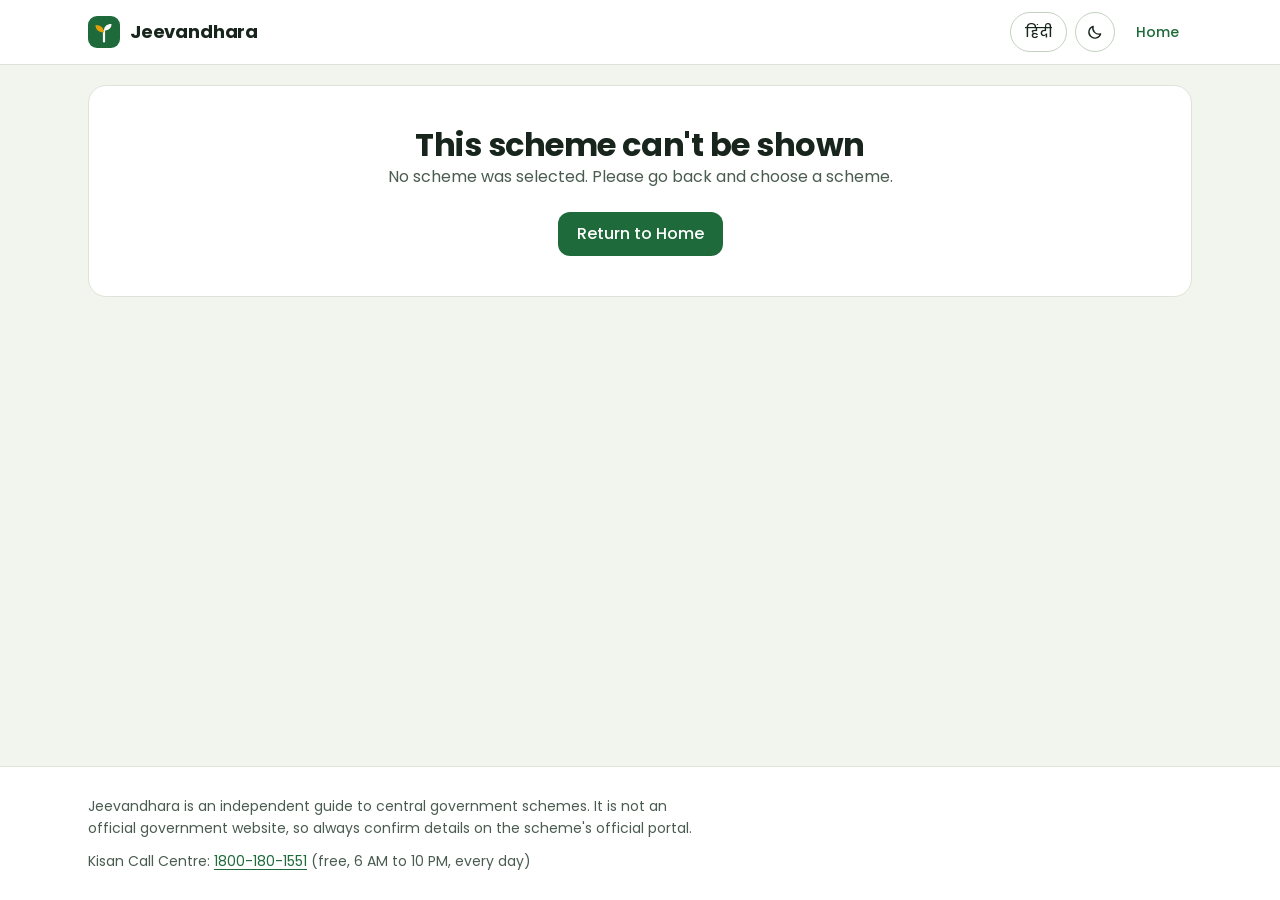
<file: frontend/scheme.html>
<!DOCTYPE html>
<html lang="en">
<head>
    <meta charset="UTF-8">
    <meta name="viewport" content="width=device-width, initial-scale=1.0">
    <meta name="theme-color" content="#1E6A3A">
    <title>Scheme details - Jeevandhara</title>
    <link rel="stylesheet" href="style.css">
</head>
<body data-title-key="page.scheme">
    <a class="skip-link" href="#main" data-i18n="a11y.skip">Skip to main content</a>

    <header class="site-header">
        <div class="container header-inner">
            <a class="brand" href="index.html" id="brand-link">
                <svg class="brand-mark" viewBox="0 0 32 32" aria-hidden="true">
                    <rect width="32" height="32" rx="9" fill="#1E6A3A"/>
                    <path d="M16 25.5V15" stroke="#fff" stroke-width="2.2" stroke-linecap="round"/>
                    <path d="M16 16.5c0-4.6-3.2-7.5-8.5-7.5 0 4.6 3.2 7.5 8.5 7.5z" fill="#E3A008"/>
                    <path d="M16 14.5c0-3.9 2.7-6.5 7.5-6.5 0 3.9-2.7 6.5-7.5 6.5z" fill="#fff"/>
                </svg>
                <span>Jeevandhara</span>
            </a>
            <div class="header-actions">
                <button class="lang-switch" id="lang-btn" type="button">हिंदी</button>
                <button class="icon-btn" id="theme-btn" type="button" data-i18n-title="theme.toggle"></button>
                <a href="dashboard.html" class="btn btn-ghost btn-sm nav-home-link">Dashboard</a>
            </div>
        </div>
    </header>

    <main id="main" class="container scheme-page">
        <a href="dashboard.html" class="back-link nav-back-link"><span data-icon="back" data-icon-size="16"></span><span class="back-text">Back to dashboard</span></a>

        <header class="scheme-hero">
            <span class="scheme-icon" id="scheme-hero-icon"></span>
            <h1 id="scheme-title" data-i18n="scheme.loading_title">Loading scheme...</h1>
            <p class="scheme-tagline" id="scheme-tagline"></p>
            <dl class="scheme-facts">
                <div><dt data-i18n="fact.started">Started</dt><dd id="scheme-year">-</dd></div>
                <div><dt data-i18n="fact.run_by">Run by</dt><dd id="scheme-implementor">-</dd></div>
                <div><dt data-i18n="fact.department">Department</dt><dd id="scheme-dept">-</dd></div>
            </dl>
        </header>

        <div class="scheme-layout">
            <aside class="scheme-aside" aria-labelledby="status-heading">
                <section class="panel status-card" id="eligibility-card">
                    <h2 id="status-heading" data-i18n="scheme.your_eligibility">Your status</h2>
                    <div id="eligibility-body"></div>

                    <div class="aside-actions" id="aside-actions" hidden>
                        <button type="button" class="btn btn-quiet save-scheme-btn" id="save-scheme-btn"></button>
                        <select class="status-select" id="scheme-status-select" hidden></select>
                        <div class="aside-docs" id="aside-docs" hidden>
                            <span id="aside-docs-text"></span>
                            <div class="progress" aria-hidden="true"><div class="progress-bar" id="aside-docs-bar"></div></div>
                            <a href="#documents" data-i18n="scheme.docs_link">Go to the checklist</a>
                        </div>
                        <a href="#" class="btn btn-primary" id="ask-ai-link" hidden>
                            <span data-icon="chat" data-icon-size="18"></span>
                            <span data-i18n="scheme.ask_ai">Ask about this scheme</span>
                        </a>
                    </div>
                    <a href="#" target="_blank" rel="noopener noreferrer" id="scheme-web-link" class="btn btn-ghost btn-block" style="margin-top: 10px;">
                        <span data-i18n="scheme.website">Official website</span>
                        <span data-icon="external" data-icon-size="16"></span>
                    </a>
                </section>
            </aside>

            <article class="scheme-content">
                <p class="english-note" id="english-note" hidden></p>

                <section class="content-section">
                    <h2 data-i18n="scheme.overview">About this scheme</h2>
                    <p id="scheme-overview"></p>
                </section>

                <section class="content-section">
                    <h2 data-i18n="scheme.benefits">Benefits</h2>
                    <div id="scheme-benefits-money"></div>
                    <ul class="list-checklist" id="scheme-benefits-list"></ul>
                </section>

                <section class="content-section">
                    <h2 data-i18n="scheme.eligibility">Who can apply</h2>
                    <div class="limit-chips" id="scheme-eligibility-limits"></div>
                    <ul class="list-checklist" id="scheme-eligibility-list"></ul>
                </section>

                <section class="content-section" id="documents">
                    <div class="section-title-row">
                        <h2 data-i18n="scheme.documents">Documents you need</h2>
                        <span class="docs-progress-text" id="docs-progress-text" hidden></span>
                    </div>
                    <p class="hint" id="docs-hint" hidden data-i18n="scheme.docs_hint">Tick each document when you have it. Your progress is saved.</p>
                    <div class="progress docs-progress" id="docs-progress" hidden><div class="progress-bar" id="docs-progress-bar"></div></div>
                    <ul class="list-checklist docs-list" id="scheme-documents-list"></ul>
                </section>

                <section class="content-section">
                    <h2 data-i18n="scheme.process">How to apply</h2>
                    <ol class="list-numbered" id="scheme-process-list"></ol>
                </section>

                <section class="content-section">
                    <h2 data-i18n="scheme.dates">Important dates</h2>
                    <p id="scheme-dates"></p>
                </section>

                <section class="content-section">
                    <h2 data-i18n="scheme.faqs">Common questions</h2>
                    <div class="faq-list" id="scheme-faq-container"></div>
                </section>
            </article>
        </div>
    </main>

    <footer class="site-footer">
        <div class="container footer-inner">
            <p class="footer-note" data-i18n="footer.note">Jeevandhara is an independent guide to central government schemes. It is not an official government website, so always confirm details on the scheme's official portal.</p>
            <p data-i18n-html="footer.kcc">Kisan Call Centre: <a href="tel:18001801551">1800-180-1551</a> (free, 6 AM to 10 PM, every day)</p>
        </div>
    </footer>

    <div class="toast-container" id="toast-container"></div>

    <script src="common.js"></script>
    <script src="i18n.js"></script>
    <script src="scheme.js"></script>
</body>
</html>
</file>
<file: frontend/style.css>
/* =========================================================================
   Jeevandhara — "scheme passbook" design system
   -------------------------------------------------------------------------
   One family (Poppins, Latin + Devanagari by Indian Type Foundry, bundled
   in /fonts) so English and Hindi read as one voice. Leaf green for action,
   haldi yellow for things you have saved or still need to do, and three
   stamp inks for a scheme's status: eligible, check, not eligible.
   The rubber-stamp status mark is the one bold element; the rest stays calm.
   ========================================================================= */

@font-face {
  font-family: "Poppins";
  src: url("fonts/poppins-400.woff") format("woff");
  font-weight: 400;
  font-style: normal;
  font-display: swap;
}

@font-face {
  font-family: "Poppins";
  src: url("fonts/poppins-500.woff") format("woff");
  font-weight: 500;
  font-style: normal;
  font-display: swap;
}

@font-face {
  font-family: "Poppins";
  src: url("fonts/poppins-700.woff") format("woff");
  font-weight: 600 700;
  font-style: normal;
  font-display: swap;
}

/* -------------------------------------------------------------------------
   Tokens
   ------------------------------------------------------------------------- */

:root {
  --paper: #F1F5EE;
  --surface: #FFFFFF;
  --surface-2: #F7FAF5;
  --ink: #17251C;
  --ink-2: #4A5C50;
  --ink-3: #6B7D70;
  --line: #DBE4D6;
  --line-strong: #C3D1BE;

  --leaf: #1E6A3A;
  --leaf-deep: #144D29;
  --leaf-wash: #E3EFE1;
  --on-leaf: #FFFFFF;
  --haldi: #E3A008;
  --haldi-deep: #A87400;
  --haldi-wash: #FCF2D6;

  --ok: #1E6A3A;
  --ok-wash: #E3EFE1;
  --check: #965800;
  --check-wash: #FBEFD8;
  --no: #B3261E;
  --no-wash: #FBE8E6;

  --font: "Poppins", "Nirmala UI", "Mangal", "Noto Sans Devanagari", system-ui, -apple-system, "Segoe UI", sans-serif;

  --fs-xs: 0.78rem;   /* 12.5 */
  --fs-s: 0.875rem;   /* 14 */
  --fs-m: 1rem;       /* 16 */
  --fs-l: 1.125rem;   /* 18 */
  --fs-xl: 1.375rem;  /* 22 */
  --fs-2xl: 1.75rem;  /* 28 */
  --fs-3xl: clamp(1.9rem, 1.4rem + 1.8vw, 2.6rem);
  --fs-hero: clamp(2.1rem, 1.3rem + 3.2vw, 3.5rem);

  --r-s: 8px;
  --r-m: 12px;
  --r-l: 18px;
  --r-pill: 999px;

  --shadow-pop: 0 24px 48px -16px rgba(23, 37, 28, 0.28), 0 2px 6px rgba(23, 37, 28, 0.08);
  --header-h: 64px;
  --ease: cubic-bezier(0.2, 0.7, 0.2, 1);

  color-scheme: light;
}

body.dark-mode {
  --paper: #0D1510;
  --surface: #141F18;
  --surface-2: #19261E;
  --ink: #E5EEE7;
  --ink-2: #AEBFB3;
  --ink-3: #8A9C8F;
  --line: #24342A;
  --line-strong: #33473A;

  --leaf: #63C283;
  --leaf-deep: #84D6A0;
  --leaf-wash: #1A3123;
  --on-leaf: #0D1510;
  --haldi: #F0BB3E;
  --haldi-deep: #F0BB3E;
  --haldi-wash: #2C2412;

  --ok: #6FCB8F;
  --ok-wash: #1A3123;
  --check: #F0BB3E;
  --check-wash: #2C2412;
  --no: #F08279;
  --no-wash: #351B19;

  --shadow-pop: 0 24px 48px -16px rgba(0, 0, 0, 0.6), 0 2px 6px rgba(0, 0, 0, 0.4);
  color-scheme: dark;
}

html.theme-dark-pending {
  background: #0D1510;
}

/* -------------------------------------------------------------------------
   Base
   ------------------------------------------------------------------------- */

*,
*::before,
*::after {
  box-sizing: border-box;
}

* {
  margin: 0;
  padding: 0;
}

html {
  -webkit-text-size-adjust: 100%;
  scroll-padding-top: calc(var(--header-h) + 16px);
}

body {
  min-height: 100vh;
  display: flex;
  flex-direction: column;
  background: var(--paper);
  color: var(--ink);
  font-family: var(--font);
  font-size: var(--fs-m);
  line-height: 1.6;
  -webkit-font-smoothing: antialiased;
  text-rendering: optimizeLegibility;
}

html[lang="hi"] body {
  line-height: 1.75;
}

h1,
h2,
h3,
h4 {
  font-weight: 700;
  line-height: 1.2;
  letter-spacing: -0.015em;
  color: var(--ink);
}

html[lang="hi"] h1,
html[lang="hi"] h2,
html[lang="hi"] h3,
html[lang="hi"] h4 {
  letter-spacing: 0;
  line-height: 1.35;
}

a {
  color: var(--leaf);
  text-decoration-thickness: 1px;
  text-underline-offset: 3px;
}

a:hover {
  color: var(--leaf-deep);
}

button,
input,
select,
textarea {
  font: inherit;
  color: inherit;
}

button {
  cursor: pointer;
}

ul,
ol {
  list-style: none;
}

svg {
  flex-shrink: 0;
}

:focus-visible {
  outline: 3px solid var(--haldi);
  outline-offset: 2px;
  border-radius: 6px;
}

::selection {
  background: var(--haldi-wash);
  color: var(--ink);
}

[hidden] {
  display: none !important;
}

.container {
  width: 100%;
  max-width: 1160px;
  margin-inline: auto;
  padding-inline: 20px;
}

.muted {
  color: var(--ink-2);
}

.visually-hidden {
  position: absolute !important;
  width: 1px;
  height: 1px;
  overflow: hidden;
  clip: rect(0 0 0 0);
  white-space: nowrap;
}

.skip-link {
  position: absolute;
  left: 12px;
  top: -60px;
  z-index: 3000;
  padding: 10px 16px;
  background: var(--ink);
  color: var(--paper);
  border-radius: var(--r-s);
  font-weight: 500;
}

.skip-link:focus {
  top: 12px;
  color: var(--paper);
}

.icon {
  display: block;
}

/* -------------------------------------------------------------------------
   Header & footer
   ------------------------------------------------------------------------- */

.site-header {
  position: sticky;
  top: 0;
  z-index: 100;
  background: color-mix(in srgb, var(--surface) 92%, transparent);
  backdrop-filter: saturate(1.4) blur(10px);
  -webkit-backdrop-filter: saturate(1.4) blur(10px);
  border-bottom: 1px solid var(--line);
}

.header-inner {
  height: var(--header-h);
  display: flex;
  align-items: center;
  justify-content: space-between;
  gap: 12px;
}

.brand {
  display: inline-flex;
  align-items: center;
  gap: 10px;
  color: var(--ink);
  font-weight: 700;
  font-size: var(--fs-l);
  letter-spacing: -0.01em;
  text-decoration: none;
}

.brand:hover {
  color: var(--ink);
}

.brand-mark {
  width: 32px;
  height: 32px;
}

.header-actions {
  display: flex;
  align-items: center;
  gap: 8px;
  flex: none;
}

.lang-short {
  display: none;
}

.header-actions .btn {
  white-space: nowrap;
}

.lang-switch,
.icon-btn {
  height: 40px;
  border-radius: var(--r-pill);
  border: 1px solid var(--line-strong);
  background: var(--surface);
  color: var(--ink);
  transition: background-color 0.15s ease, border-color 0.15s ease;
}

.lang-switch {
  padding: 0 14px;
  font-weight: 500;
  font-size: var(--fs-s);
}

.icon-btn {
  width: 40px;
  display: inline-grid;
  place-items: center;
}

.lang-switch:hover,
.icon-btn:hover {
  background: var(--leaf-wash);
  border-color: var(--leaf);
}

.user-chip {
  display: inline-flex;
  align-items: center;
  gap: 8px;
  padding: 4px 12px 4px 4px;
  border-radius: var(--r-pill);
  background: var(--surface-2);
  border: 1px solid var(--line);
  font-size: var(--fs-s);
  font-weight: 500;
  max-width: 200px;
}

.user-chip span:last-child {
  overflow: hidden;
  text-overflow: ellipsis;
  white-space: nowrap;
}

.avatar {
  width: 30px;
  height: 30px;
  border-radius: 50%;
  display: grid;
  place-items: center;
  background: var(--leaf);
  color: var(--on-leaf);
  font-weight: 700;
  font-size: var(--fs-s);
  flex-shrink: 0;
}

.site-footer {
  margin-top: auto;
  border-top: 1px solid var(--line);
  background: var(--surface);
  color: var(--ink-2);
  font-size: var(--fs-s);
}

.footer-inner {
  padding-block: 28px;
  display: grid;
  gap: 10px;
}

.footer-note {
  max-width: 70ch;
}

.footer-links {
  display: flex;
  flex-wrap: wrap;
  gap: 6px 20px;
  margin-top: 4px;
}

.footer-links a {
  color: var(--ink-2);
}

/* -------------------------------------------------------------------------
   Buttons
   ------------------------------------------------------------------------- */

.btn {
  display: inline-flex;
  align-items: center;
  justify-content: center;
  gap: 8px;
  min-height: 44px;
  padding: 10px 18px;
  border-radius: var(--r-m);
  border: 1px solid transparent;
  font-weight: 500;
  font-size: var(--fs-m);
  line-height: 1.2;
  text-decoration: none;
  text-align: center;
  transition: background-color 0.15s ease, border-color 0.15s ease, color 0.15s ease;
}

.btn:disabled {
  opacity: 0.6;
  cursor: progress;
}

.btn-primary {
  background: var(--leaf);
  color: var(--on-leaf);
}

.btn-primary:hover {
  background: var(--leaf-deep);
  color: var(--on-leaf);
}

.btn-quiet {
  background: var(--surface);
  color: var(--ink);
  border-color: var(--line-strong);
}

.btn-quiet:hover {
  border-color: var(--leaf);
  color: var(--leaf);
}

.btn-ghost {
  background: transparent;
  color: var(--leaf);
}

.btn-ghost:hover {
  background: var(--leaf-wash);
}

.btn-haldi {
  background: var(--haldi);
  color: #1D1600;
}

.btn-haldi:hover {
  background: #F2B21F;
  color: #1D1600;
}

.btn-lg {
  min-height: 52px;
  padding: 14px 24px;
  font-size: var(--fs-l);
  border-radius: 14px;
}

.btn-sm,
.btn-small {
  min-height: 36px;
  padding: 7px 12px;
  font-size: var(--fs-s);
  border-radius: 10px;
}

.btn-block {
  width: 100%;
}

.btn-link-danger {
  background: none;
  border: none;
  color: var(--no);
  font-size: var(--fs-s);
  font-weight: 500;
  padding: 6px 4px;
}

.btn-link-danger:hover {
  text-decoration: underline;
}

.spinner {
  width: 18px;
  height: 18px;
  border-radius: 50%;
  border: 2.5px solid currentColor;
  border-right-color: transparent;
  animation: spin 0.7s linear infinite;
  display: inline-block;
}

/* -------------------------------------------------------------------------
   Forms
   ------------------------------------------------------------------------- */

.field {
  display: grid;
  gap: 6px;
  margin-bottom: 16px;
}

.field > label,
.field > span {
  font-size: var(--fs-s);
  font-weight: 500;
  color: var(--ink);
}

.input {
  width: 100%;
  min-height: 48px;
  padding: 11px 14px;
  border-radius: var(--r-m);
  border: 1.5px solid var(--line-strong);
  background: var(--surface);
  color: var(--ink);
  font-size: var(--fs-m);
  transition: border-color 0.15s ease, box-shadow 0.15s ease;
}

.input::placeholder {
  color: var(--ink-3);
  opacity: 1;
}

.input:hover {
  border-color: var(--ink-3);
}

.input:focus {
  outline: none;
  border-color: var(--leaf);
  box-shadow: 0 0 0 4px var(--leaf-wash);
}

.input[aria-invalid="true"] {
  border-color: var(--no);
}

.select {
  appearance: none;
  -webkit-appearance: none;
  padding-right: 40px;
  cursor: pointer;
  background-image: url("data:image/svg+xml,%3Csvg xmlns='http://www.w3.org/2000/svg' width='12' height='8' viewBox='0 0 12 8'%3E%3Cpath d='M1 1.5l5 5 5-5' fill='none' stroke='%236B7D70' stroke-width='1.8' stroke-linecap='round' stroke-linejoin='round'/%3E%3C/svg%3E");
  background-repeat: no-repeat;
  background-position: right 16px center;
}

.input-with-action {
  position: relative;
}

.input-with-action .input {
  padding-right: 72px;
}

.reveal-btn {
  position: absolute;
  right: 6px;
  top: 50%;
  transform: translateY(-50%);
  min-height: 36px;
  padding: 0 12px;
  border: none;
  border-radius: 9px;
  background: transparent;
  color: var(--leaf);
  font-size: var(--fs-s);
  font-weight: 500;
}

.reveal-btn:hover {
  background: var(--leaf-wash);
}

.fieldset {
  border: none;
  padding: 0;
  margin: 0 0 8px;
}

.fieldset + .fieldset {
  border-top: 1px solid var(--line);
  padding-top: 20px;
}

.fieldset > legend {
  float: left;
  width: 100%;
}

.fieldset > legend + * {
  clear: both;
}

.fieldset > legend,
.fieldset > summary {
  font-weight: 700;
  font-size: var(--fs-l);
  margin-bottom: 12px;
  padding: 0;
}

/* Question dropdowns line up even when a question wraps to two lines */
#reg-questions .field,
#edit-questions .field {
  align-content: end;
}

details.fieldset > summary {
  cursor: pointer;
  list-style: none;
  display: flex;
  align-items: center;
  justify-content: space-between;
  gap: 12px;
}

details.fieldset > summary::-webkit-details-marker {
  display: none;
}

details.fieldset > summary::after {
  content: "";
  width: 10px;
  height: 10px;
  border-right: 2px solid var(--ink-3);
  border-bottom: 2px solid var(--ink-3);
  transform: rotate(45deg) translateY(-3px);
  transition: transform 0.2s ease;
}

details.fieldset[open] > summary::after {
  transform: rotate(-135deg) translateY(-2px);
}

.grid-2 {
  display: grid;
  gap: 0 16px;
}

.hint,
.form-hint {
  color: var(--ink-2);
  font-size: var(--fs-s);
  margin-bottom: 14px;
}

.form-error {
  min-height: 1.4em;
  color: var(--no);
  font-size: var(--fs-s);
  font-weight: 500;
  margin: 4px 0 10px;
}

.form-error:empty {
  margin: 0;
  min-height: 0;
}

/* -------------------------------------------------------------------------
   Panels, counts, progress
   ------------------------------------------------------------------------- */

.panel {
  background: var(--surface);
  border: 1px solid var(--line);
  border-radius: var(--r-l);
  padding: 20px;
}

.panel-title {
  display: flex;
  align-items: center;
  gap: 10px;
  font-size: var(--fs-l);
  margin-bottom: 14px;
}

.count {
  min-width: 26px;
  height: 26px;
  padding: 0 8px;
  border-radius: var(--r-pill);
  background: var(--leaf-wash);
  color: var(--leaf);
  display: inline-grid;
  place-items: center;
  font-size: var(--fs-s);
  font-weight: 700;
}

.progress {
  height: 8px;
  border-radius: var(--r-pill);
  background: var(--line);
  overflow: hidden;
}

.progress-bar {
  height: 100%;
  width: 0;
  border-radius: inherit;
  background: var(--leaf);
  transition: width 0.4s var(--ease);
}

/* -------------------------------------------------------------------------
   The stamp: a scheme's status, inked like a document stamp
   ------------------------------------------------------------------------- */

.stamp {
  --stamp-ink: var(--ok);
  --stamp-tilt: -4deg;
  display: inline-flex;
  align-items: center;
  justify-content: center;
  padding: 3px 10px 2px;
  border: 2px solid var(--stamp-ink);
  border-radius: 7px;
  box-shadow: inset 0 0 0 2px var(--surface), inset 0 0 0 3.5px var(--stamp-ink);
  color: var(--stamp-ink);
  font-weight: 700;
  font-size: var(--fs-s);
  line-height: 1.35;
  letter-spacing: 0.02em;
  white-space: nowrap;
  transform: rotate(var(--stamp-tilt));
  opacity: 0.92;
  -webkit-mask-image: url("data:image/svg+xml,%3Csvg xmlns='http://www.w3.org/2000/svg' width='140' height='70'%3E%3Cfilter id='n'%3E%3CfeTurbulence type='fractalNoise' baseFrequency='0.75' numOctaves='2' seed='7'/%3E%3CfeColorMatrix values='0 0 0 0 0 0 0 0 0 0 0 0 0 0 0 0 0 0 -2.2 2.05'/%3E%3C/filter%3E%3Crect width='140' height='70' filter='url(%23n)'/%3E%3C/svg%3E");
  mask-image: url("data:image/svg+xml,%3Csvg xmlns='http://www.w3.org/2000/svg' width='140' height='70'%3E%3Cfilter id='n'%3E%3CfeTurbulence type='fractalNoise' baseFrequency='0.75' numOctaves='2' seed='7'/%3E%3CfeColorMatrix values='0 0 0 0 0 0 0 0 0 0 0 0 0 0 0 0 0 0 -2.2 2.05'/%3E%3C/filter%3E%3Crect width='140' height='70' filter='url(%23n)'/%3E%3C/svg%3E");
  -webkit-mask-size: 140px 70px;
  mask-size: 140px 70px;
}

html[lang="hi"] .stamp {
  letter-spacing: 0;
  padding: 4px 10px 1px;
  line-height: 1.5;
  font-size: 0.95rem;
}

html[lang="hi"] .stamp--lg {
  font-size: var(--fs-xl);
  padding: 9px 18px 3px;
}

.stamp--eligible {
  --stamp-ink: var(--ok);
}

.stamp--maybe {
  --stamp-ink: var(--check);
  --stamp-tilt: 3deg;
}

.stamp--not_eligible {
  --stamp-ink: var(--no);
  --stamp-tilt: -2deg;
}

.stamp--lg {
  font-size: var(--fs-xl);
  padding: 6px 18px 4px;
  border-width: 3px;
  border-radius: 10px;
  box-shadow: inset 0 0 0 3px var(--surface), inset 0 0 0 5px var(--stamp-ink);
}

.stamp--press {
  animation: stampPress 0.5s cubic-bezier(0.3, 1.5, 0.5, 1) both;
}

/* -------------------------------------------------------------------------
   Landing page
   ------------------------------------------------------------------------- */

.hero {
  display: grid;
  gap: 32px;
  padding-block: 40px 56px;
  align-items: center;
}

.hero-copy h1 {
  font-size: var(--fs-hero);
  line-height: 1.08;
  letter-spacing: -0.03em;
  max-width: 14ch;
  margin-bottom: 18px;
}

html[lang="hi"] .hero-copy h1 {
  line-height: 1.3;
  letter-spacing: 0;
  max-width: 16ch;
}

.lede {
  font-size: var(--fs-l);
  color: var(--ink-2);
  max-width: 52ch;
  margin-bottom: 28px;
}

.hero-actions {
  display: flex;
  flex-wrap: wrap;
  gap: 12px;
}

.quick-check {
  padding: 24px;
  border-radius: 22px;
  border: 1px solid var(--line);
  box-shadow: var(--shadow-pop);
  position: relative;
}

.quick-check > * {
  position: relative;
}

.quick-check h2 {
  font-size: var(--fs-xl);
  margin-bottom: 18px;
}

.qc-fields {
  display: grid;
  grid-template-columns: repeat(3, minmax(0, 1fr));
  gap: 10px;
}

.qc-fields .field {
  margin-bottom: 0;
  align-content: end;
}

/* Spinner arrows crowd short number boxes and are no use for age or income. */
input[type="number"] {
  -moz-appearance: textfield;
  appearance: textfield;
}

input[type="number"]::-webkit-inner-spin-button,
input[type="number"]::-webkit-outer-spin-button {
  -webkit-appearance: none;
  margin: 0;
}

.qc-fields .input {
  font-size: var(--fs-l);
  font-weight: 500;
}

.qc-result {
  margin-top: 22px;
  min-height: 180px;
}

.qc-empty {
  color: var(--ink-3);
  padding-top: 6px;
}

.qc-rows {
  display: grid;
  gap: 12px;
  margin-bottom: 16px;
}

.qc-row {
  display: flex;
  align-items: center;
  gap: 14px;
}

.qc-num {
  font-size: var(--fs-2xl);
  font-weight: 700;
  min-width: 2ch;
  text-align: right;
  font-variant-numeric: tabular-nums;
}

.steps {
  padding-block: 48px;
  border-top: 1px solid var(--line);
}

.section-heading {
  font-size: var(--fs-3xl);
  margin-bottom: 28px;
}

.steps-list {
  display: grid;
  gap: 24px;
  counter-reset: step;
}

.steps-list li {
  counter-increment: step;
  display: grid;
  grid-template-columns: 48px 1fr;
  gap: 4px 16px;
  align-items: start;
}

.steps-list li::before {
  content: counter(step);
  grid-row: span 2;
  width: 48px;
  height: 48px;
  border-radius: 50%;
  border: 2px solid var(--leaf);
  color: var(--leaf);
  display: grid;
  place-items: center;
  font-weight: 700;
  font-size: var(--fs-xl);
}

.steps-list h3 {
  font-size: var(--fs-l);
  padding-top: 10px;
}

.steps-list p {
  color: var(--ink-2);
  max-width: 40ch;
}

.chat-demo {
  display: grid;
  gap: 28px;
  padding-block: 48px 64px;
  border-top: 1px solid var(--line);
  align-items: center;
}

.chat-demo-copy p {
  color: var(--ink-2);
  font-size: var(--fs-l);
  max-width: 46ch;
}

.chat-demo-copy h2 {
  margin-bottom: 14px;
}

.demo-thread {
  display: grid;
  gap: 12px;
  padding: 20px;
  border-radius: 22px;
  background: var(--surface);
  border: 1px solid var(--line);
}

.demo-bubble {
  max-width: 88%;
  padding: 12px 16px;
  border-radius: 16px;
  font-size: var(--fs-s);
  line-height: 1.75;
  white-space: pre-line;
}

.demo-bubble--user {
  justify-self: end;
  background: var(--leaf);
  color: var(--on-leaf);
  border-bottom-right-radius: 4px;
}

.demo-bubble--bot {
  background: var(--surface-2);
  border: 1px solid var(--line);
  border-bottom-left-radius: 4px;
}

/* -------------------------------------------------------------------------
   Login & register
   ------------------------------------------------------------------------- */

.auth-main {
  width: 100%;
  max-width: 480px;
  margin: 0 auto;
  padding: 32px 20px 56px;
}

.auth-main--wide {
  max-width: 640px;
}

.auth-card {
  padding: 28px 22px;
}

.auth-card h1 {
  font-size: var(--fs-2xl);
  margin-bottom: 6px;
}

.auth-card > .muted {
  margin-bottom: 24px;
}

.auth-switch {
  margin-top: 20px;
  text-align: center;
  color: var(--ink-2);
}

.auth-help {
  margin-top: 20px;
  text-align: center;
  color: var(--ink-2);
  font-size: var(--fs-s);
}

.success-panel {
  text-align: center;
}

.success-checkmark {
  width: 76px;
  height: 76px;
  margin: 8px auto 18px;
}

.success-checkmark svg {
  width: 100%;
  height: 100%;
  stroke: var(--leaf);
  stroke-width: 3;
  fill: none;
}

.success-checkmark path {
  stroke-dasharray: 48;
  stroke-dashoffset: 48;
}

/* -------------------------------------------------------------------------
   Dashboard
   ------------------------------------------------------------------------- */

.dash {
  display: grid;
  grid-template-columns: minmax(0, 1fr);
  gap: 20px;
  padding-block: 24px 120px;
  align-items: start;
}

.dash-side {
  display: grid;
  gap: 16px;
}

.profile-head {
  display: flex;
  align-items: center;
  gap: 14px;
  margin-bottom: 18px;
}

.avatar-lg {
  width: 52px;
  height: 52px;
  font-size: var(--fs-xl);
}

.profile-greeting {
  font-size: var(--fs-xl);
}

.profile-sub {
  color: var(--ink-2);
  font-size: var(--fs-s);
}

.profile-facts {
  display: grid;
  grid-template-columns: 1fr 1fr;
  gap: 14px 12px;
  margin-bottom: 18px;
}

.profile-facts dt {
  color: var(--ink-3);
  font-size: var(--fs-xs);
}

.profile-facts dd {
  font-weight: 500;
  overflow-wrap: anywhere;
}

.prompt-card {
  background: var(--haldi-wash);
  border-color: color-mix(in srgb, var(--haldi) 45%, transparent);
}

.prompt-card p {
  font-weight: 500;
  margin-bottom: 12px;
}

.prompt-card .progress {
  margin-bottom: 6px;
  background: color-mix(in srgb, var(--haldi) 25%, transparent);
}

.prompt-card .progress-bar {
  background: var(--haldi-deep);
}

.prompt-meta {
  font-size: var(--fs-xs);
  color: var(--ink-2);
  margin-bottom: 14px;
}

/* My applications */
.apps-list {
  display: grid;
  gap: 12px;
}

.saved-empty {
  color: var(--ink-2);
  font-size: var(--fs-s);
}

.saved-item {
  display: grid;
  gap: 8px;
  padding: 14px;
  border-radius: var(--r-m);
  background: var(--surface-2);
  border: 1px solid var(--line);
}

.saved-head {
  display: flex;
  align-items: flex-start;
  gap: 10px;
}

.saved-head .scheme-icon {
  width: 36px;
  height: 36px;
  border-radius: 10px;
}

.saved-title {
  font-weight: 500;
  line-height: 1.35;
  color: var(--ink);
  text-decoration: none;
}

.saved-title:hover {
  color: var(--leaf);
  text-decoration: underline;
}

.saved-code {
  display: block;
  color: var(--ink-3);
  font-size: var(--fs-xs);
}

.saved-docs {
  display: flex;
  justify-content: space-between;
  gap: 8px;
  font-size: var(--fs-xs);
  color: var(--ink-2);
}

.saved-actions {
  display: flex;
  align-items: center;
  justify-content: space-between;
  gap: 8px;
  flex-wrap: wrap;
}

.status-select {
  appearance: none;
  -webkit-appearance: none;
  min-height: 36px;
  padding: 6px 34px 6px 12px;
  border-radius: var(--r-pill);
  border: 1.5px solid var(--line-strong);
  background-color: var(--surface);
  background-image: url("data:image/svg+xml,%3Csvg xmlns='http://www.w3.org/2000/svg' width='10' height='7' viewBox='0 0 12 8'%3E%3Cpath d='M1 1.5l5 5 5-5' fill='none' stroke='%236B7D70' stroke-width='2' stroke-linecap='round' stroke-linejoin='round'/%3E%3C/svg%3E");
  background-repeat: no-repeat;
  background-position: right 13px center;
  font-size: var(--fs-s);
  font-weight: 500;
}

.status-select.status-collecting {
  border-color: var(--haldi);
  background-color: var(--haldi-wash);
}

.status-select.status-applied {
  border-color: var(--leaf);
}

.status-select.status-approved {
  border-color: var(--leaf);
  background-color: var(--leaf-wash);
  color: var(--leaf);
}

.status-select.status-rejected {
  border-color: var(--no);
  color: var(--no);
}

/* Scheme list */
.list-panel {
  padding: 20px 0 8px;
}

.list-head {
  display: grid;
  gap: 14px;
  padding-inline: 20px;
  margin-bottom: 16px;
}

.list-head h2 {
  font-size: var(--fs-2xl);
}

.search {
  position: relative;
  display: block;
}

.search .icon {
  position: absolute;
  left: 14px;
  top: 50%;
  transform: translateY(-50%);
  color: var(--ink-3);
  pointer-events: none;
}

.search .input {
  padding-left: 44px;
}

.tabs {
  display: flex;
  gap: 6px;
  padding-inline: 20px;
  border-bottom: 1px solid var(--line);
  overflow-x: auto;
  scrollbar-width: none;
}

.tabs::-webkit-scrollbar {
  display: none;
}

.tab {
  display: inline-flex;
  align-items: center;
  gap: 8px;
  padding: 10px 6px 12px;
  margin-right: 12px;
  border: none;
  border-bottom: 3px solid transparent;
  background: none;
  color: var(--ink-2);
  font-weight: 500;
  white-space: nowrap;
  margin-bottom: -1px;
}

.tab:hover {
  color: var(--ink);
}

.tab[aria-selected="true"] {
  color: var(--ink);
  border-bottom-color: var(--leaf);
}

.tab-count {
  min-width: 24px;
  padding: 0 7px;
  border-radius: var(--r-pill);
  background: var(--surface-2);
  border: 1px solid var(--line);
  font-size: var(--fs-xs);
  font-weight: 700;
  line-height: 1.6;
  text-align: center;
}

.tab[data-filter="eligible"] .tab-count {
  color: var(--ok);
}

.tab[data-filter="maybe"] .tab-count {
  color: var(--check);
}

.tab[data-filter="not_eligible"] .tab-count {
  color: var(--no);
}

.tab-hint {
  display: flex;
  align-items: center;
  justify-content: space-between;
  gap: 12px;
  flex-wrap: wrap;
  padding: 14px 20px 6px;
  color: var(--ink-2);
  font-size: var(--fs-s);
}

.scheme-list {
  display: grid;
}

.scheme-row {
  position: relative;
  display: grid;
  grid-template-columns: 44px minmax(0, 1fr) auto;
  gap: 14px;
  align-items: center;
  padding: 16px 20px;
  border-top: 1px solid var(--line);
  transition: background-color 0.15s ease;
}

.scheme-row:first-child {
  border-top: none;
}

.scheme-row:hover {
  background: var(--surface-2);
}

.scheme-icon {
  width: 44px;
  height: 44px;
  border-radius: 12px;
  display: grid;
  place-items: center;
  background: var(--leaf-wash);
  color: var(--leaf);
}

.scheme-name {
  font-size: var(--fs-m);
  font-weight: 500;
  line-height: 1.35;
}

.row-link {
  color: var(--ink);
  text-decoration: none;
}

.row-link::after {
  content: "";
  position: absolute;
  inset: 0;
}

.row-link:hover {
  color: var(--ink);
}

.row-link:focus-visible {
  outline: none;
}

.row-link:focus-visible::after {
  outline: 3px solid var(--haldi);
  outline-offset: -3px;
  border-radius: 4px;
}

.scheme-code {
  display: inline-block;
  margin-left: 6px;
  color: var(--ink-3);
  font-size: var(--fs-xs);
  font-weight: 500;
  vertical-align: 1px;
}

.scheme-reason {
  margin-top: 4px;
  font-size: var(--fs-s);
  color: var(--ink-2);
  display: -webkit-box;
  -webkit-line-clamp: 2;
  -webkit-box-orient: vertical;
  overflow: hidden;
}

.scheme-row.status-maybe .scheme-reason {
  color: var(--check);
}

.scheme-row.status-not_eligible .scheme-reason {
  color: var(--no);
}

.scheme-side {
  display: flex;
  align-items: center;
  gap: 6px;
}

.save-star {
  position: relative;
  z-index: 1;
  width: 40px;
  height: 40px;
  border-radius: 50%;
  border: 1px solid transparent;
  background: transparent;
  color: var(--ink-3);
  display: grid;
  place-items: center;
  transition: color 0.15s ease, background-color 0.15s ease;
}

.save-star:hover {
  color: var(--haldi-deep);
  background: var(--haldi-wash);
}

.save-star.is-saved {
  color: var(--haldi);
}

.save-star.is-saved .icon {
  fill: currentColor;
}

.list-empty-state {
  padding: 32px 20px;
  text-align: center;
  color: var(--ink-2);
}

.list-empty-state .btn {
  margin-top: 14px;
}

.skeleton-row {
  height: 76px;
  margin: 8px 20px;
  border-radius: var(--r-m);
  background: linear-gradient(90deg, var(--surface-2) 25%, var(--line) 50%, var(--surface-2) 75%);
  background-size: 200% 100%;
  animation: shimmer 1.4s ease infinite;
}

/* -------------------------------------------------------------------------
   Chat assistant
   ------------------------------------------------------------------------- */

.chat-launcher {
  position: fixed;
  right: 20px;
  bottom: 20px;
  z-index: 900;
  display: inline-flex;
  align-items: center;
  gap: 10px;
  min-height: 56px;
  padding: 0 22px 0 18px;
  border: none;
  border-radius: var(--r-pill);
  background: var(--leaf);
  color: var(--on-leaf);
  font-weight: 500;
  font-size: var(--fs-m);
  box-shadow: var(--shadow-pop);
  transition: transform 0.15s ease, background-color 0.15s ease;
}

.chat-launcher:hover {
  background: var(--leaf-deep);
  transform: translateY(-1px);
}

.chat-panel {
  position: fixed;
  right: 20px;
  bottom: 20px;
  z-index: 950;
  width: min(410px, calc(100vw - 24px));
  height: min(640px, calc(100vh - 100px));
  display: flex;
  flex-direction: column;
  background: var(--surface);
  border: 1px solid var(--line);
  border-radius: 22px;
  box-shadow: var(--shadow-pop);
  overflow: hidden;
}

.chat-head {
  display: flex;
  align-items: center;
  justify-content: space-between;
  gap: 10px;
  padding: 14px 12px 14px 18px;
  border-bottom: 1px solid var(--line);
}

.chat-head h2 {
  font-size: var(--fs-m);
}

.chat-head p {
  font-size: var(--fs-xs);
  color: var(--ink-2);
}

.chat-head-actions {
  display: flex;
  gap: 4px;
}

.chat-head-actions .icon-btn {
  border-color: transparent;
}

.chatbot-messages {
  flex: 1;
  overflow-y: auto;
  padding: 18px 16px;
  display: flex;
  flex-direction: column;
  gap: 12px;
  background: var(--paper);
}

.message-bubble {
  max-width: 88%;
  padding: 11px 14px 8px;
  border-radius: 16px;
  font-size: var(--fs-s);
  line-height: 1.6;
  animation: bubbleIn 0.22s var(--ease) both;
  overflow-wrap: anywhere;
}

html[lang="hi"] .message-bubble {
  line-height: 1.75;
}

.message-bubble.bot {
  align-self: flex-start;
  background: var(--surface);
  border: 1px solid var(--line);
  border-bottom-left-radius: 4px;
}

.message-bubble.bot.error {
  border-color: color-mix(in srgb, var(--no) 40%, var(--line));
  border-left: 3px solid var(--no);
  color: var(--no);
}

.message-bubble.user {
  align-self: flex-end;
  background: var(--leaf);
  color: var(--on-leaf);
  border-bottom-right-radius: 4px;
}

.message-text {
  white-space: pre-line;
}

.message-footer {
  display: flex;
  align-items: center;
  justify-content: flex-end;
  gap: 6px;
  margin-top: 4px;
}

.message-timestamp {
  font-size: 11px;
  opacity: 0.7;
}

.speak-btn {
  width: 28px;
  height: 28px;
  display: grid;
  place-items: center;
  border: none;
  border-radius: 50%;
  background: transparent;
  color: var(--ink-3);
}

.speak-btn:hover,
.speak-btn.speaking {
  background: var(--leaf-wash);
  color: var(--leaf);
}

.chips-wrapper {
  display: flex;
  flex-wrap: wrap;
  gap: 8px;
  padding-left: 2px;
}

.chat-chip {
  padding: 7px 13px;
  border-radius: var(--r-pill);
  border: 1.5px solid var(--leaf);
  background: var(--surface);
  color: var(--leaf);
  font-size: var(--fs-s);
  font-weight: 500;
  text-align: left;
  line-height: 1.4;
}

.chat-chip:hover {
  background: var(--leaf);
  color: var(--on-leaf);
}

.typing-indicator-bubble {
  display: inline-flex;
  flex-direction: row;
  align-items: center;
  gap: 10px;
  color: var(--ink-2);
}

.typing-indicator {
  display: inline-flex;
  gap: 4px;
}

.typing-dot {
  width: 6px;
  height: 6px;
  border-radius: 50%;
  background: currentColor;
  animation: typing 1.2s ease-in-out infinite;
}

.typing-dot:nth-child(2) {
  animation-delay: 0.15s;
}

.typing-dot:nth-child(3) {
  animation-delay: 0.3s;
}

.chatbot-input-bar {
  display: flex;
  align-items: center;
  gap: 8px;
  padding: 12px;
  border-top: 1px solid var(--line);
  background: var(--surface);
}

.chatbot-input {
  flex: 1;
  min-width: 0;
  min-height: 46px;
  padding: 10px 14px;
  border-radius: var(--r-pill);
  border: 1.5px solid var(--line-strong);
  background: var(--surface);
  font-size: var(--fs-m);
}

.chatbot-input:focus {
  outline: none;
  border-color: var(--leaf);
  box-shadow: 0 0 0 4px var(--leaf-wash);
}

.chatbot-mic-btn,
.chatbot-send-btn {
  width: 46px;
  height: 46px;
  flex-shrink: 0;
  display: grid;
  place-items: center;
  border-radius: 50%;
  border: 1.5px solid var(--line-strong);
  background: var(--surface);
  color: var(--ink);
}

.chatbot-send-btn {
  border: none;
  background: var(--leaf);
  color: var(--on-leaf);
}

.chatbot-send-btn:disabled {
  opacity: 0.5;
}

.chatbot-mic-btn:hover {
  border-color: var(--leaf);
  color: var(--leaf);
}

.chatbot-mic-btn.listening {
  background: var(--no);
  border-color: var(--no);
  color: #fff;
  animation: micPulse 1.2s ease-in-out infinite;
}

/* -------------------------------------------------------------------------
   Modal (edit profile)
   ------------------------------------------------------------------------- */

.modal-overlay {
  position: fixed;
  inset: 0;
  z-index: 1500;
  display: flex;
  align-items: flex-end;
  justify-content: center;
  background: rgba(13, 21, 16, 0.55);
}

.modal-card {
  width: 100%;
  max-width: 680px;
  max-height: calc(100vh - 32px);
  overflow-y: auto;
  padding: 22px 20px 20px;
  background: var(--surface);
  border-radius: 22px 22px 0 0;
  box-shadow: var(--shadow-pop);
  animation: sheetUp 0.28s var(--ease) both;
}

.modal-header {
  display: flex;
  align-items: center;
  justify-content: space-between;
  gap: 12px;
}

.modal-header h2 {
  font-size: var(--fs-xl);
}

.modal-sub {
  color: var(--ink-2);
  font-size: var(--fs-s);
  margin: 4px 0 20px;
}

.modal-actions {
  position: sticky;
  bottom: -20px;
  display: flex;
  justify-content: flex-end;
  gap: 10px;
  padding: 14px 0 0;
  background: var(--surface);
}

/* -------------------------------------------------------------------------
   Scheme page
   ------------------------------------------------------------------------- */

.scheme-page {
  padding-block: 20px 120px;
}

.back-link {
  display: inline-flex;
  align-items: center;
  gap: 6px;
  color: var(--ink-2);
  font-size: var(--fs-s);
  font-weight: 500;
  text-decoration: none;
  margin-bottom: 18px;
}

.back-link:hover {
  color: var(--leaf);
}

.scheme-hero {
  display: grid;
  grid-template-columns: auto 1fr;
  gap: 4px 18px;
  align-items: start;
  padding-bottom: 24px;
  margin-bottom: 24px;
  border-bottom: 1px solid var(--line);
}

.scheme-hero .scheme-icon {
  width: 64px;
  height: 64px;
  border-radius: 18px;
  grid-row: span 2;
}

.scheme-hero h1 {
  font-size: var(--fs-3xl);
  letter-spacing: -0.025em;
}

html[lang="hi"] .scheme-hero h1 {
  letter-spacing: 0;
}

.scheme-tagline {
  font-size: var(--fs-l);
  color: var(--ink-2);
  max-width: 60ch;
}

.scheme-facts {
  grid-column: 1 / -1;
  display: flex;
  flex-wrap: wrap;
  gap: 12px 32px;
  margin-top: 16px;
}

.scheme-facts dt {
  font-size: var(--fs-xs);
  color: var(--ink-3);
}

.scheme-facts dd {
  font-size: var(--fs-s);
  font-weight: 500;
  max-width: 40ch;
}

.scheme-layout {
  display: grid;
  gap: 24px;
  align-items: start;
}

.scheme-aside {
  display: grid;
  gap: 16px;
}

.status-card h2 {
  font-size: var(--fs-l);
  margin-bottom: 16px;
}

.status-card .stamp {
  margin: 4px 0 16px 4px;
}

.status-summary {
  font-weight: 500;
  margin-bottom: 12px;
}

.elig-list {
  display: grid;
  gap: 8px;
  margin-bottom: 14px;
  font-size: var(--fs-s);
}

.elig-list li {
  display: grid;
  grid-template-columns: 18px 1fr;
  gap: 8px;
  align-items: start;
}

.elig-list .icon {
  margin-top: 3px;
}

.elig-ok .icon {
  color: var(--ok);
}

.elig-fail {
  color: var(--no);
}

.elig-note {
  color: var(--ink-2);
}

.elig-missing {
  display: grid;
  gap: 10px;
  padding: 12px 14px;
  margin-bottom: 14px;
  border-radius: var(--r-m);
  background: var(--check-wash);
  color: var(--ink);
  font-size: var(--fs-s);
}

.small-note {
  font-size: var(--fs-xs);
  color: var(--ink-3);
}

.aside-actions {
  display: grid;
  gap: 10px;
  margin-top: 16px;
  padding-top: 16px;
  border-top: 1px solid var(--line);
}

.aside-actions .status-select {
  width: 100%;
}

.save-scheme-btn .icon {
  color: var(--ink-3);
}

.save-scheme-btn.is-saved {
  border-color: var(--haldi);
  background: var(--haldi-wash);
  color: var(--ink);
}

.save-scheme-btn.is-saved .icon {
  color: var(--haldi-deep);
  fill: currentColor;
}

.aside-docs {
  display: grid;
  gap: 6px;
  font-size: var(--fs-s);
}

.aside-docs a {
  font-weight: 500;
}

.english-note {
  display: flex;
  gap: 10px;
  align-items: flex-start;
  padding: 12px 16px;
  margin-bottom: 20px;
  border-radius: var(--r-m);
  background: var(--leaf-wash);
  color: var(--ink);
  font-size: var(--fs-s);
}

.english-note svg {
  flex: none;
  margin-top: 2px;
  color: var(--leaf);
}

.content-section {
  padding-block: 24px;
  border-top: 1px solid var(--line);
}

.content-section:first-of-type {
  border-top: none;
  padding-top: 0;
}

.content-section > h2,
.section-title-row h2 {
  font-size: var(--fs-xl);
  margin-bottom: 14px;
}

.section-title-row {
  display: flex;
  align-items: baseline;
  justify-content: space-between;
  gap: 12px;
  flex-wrap: wrap;
}

.content-section p {
  max-width: 68ch;
}

.list-checklist {
  display: grid;
  gap: 10px;
  max-width: 68ch;
}

.list-checklist li {
  position: relative;
  padding-left: 28px;
}

.list-checklist li::before {
  content: "";
  position: absolute;
  left: 4px;
  top: 0.62em;
  width: 9px;
  height: 9px;
  border-radius: 50%;
  border: 2px solid var(--leaf);
}

.list-checklist li.list-empty {
  padding-left: 0;
  color: var(--ink-2);
}

.list-checklist li.list-empty::before {
  display: none;
}

.list-numbered {
  display: grid;
  gap: 14px;
  counter-reset: step;
  max-width: 68ch;
}

.list-numbered li {
  counter-increment: step;
  position: relative;
  padding-left: 46px;
  min-height: 32px;
}

.list-numbered li::before {
  content: counter(step);
  position: absolute;
  left: 0;
  top: -2px;
  width: 32px;
  height: 32px;
  border-radius: 50%;
  background: var(--leaf-wash);
  color: var(--leaf);
  display: grid;
  place-items: center;
  font-weight: 700;
  font-size: var(--fs-s);
}

.limit-chips {
  display: flex;
  flex-wrap: wrap;
  gap: 8px;
  margin-bottom: 16px;
}

.eligibility-badge {
  padding: 6px 12px;
  border-radius: var(--r-pill);
  background: var(--surface);
  border: 1px solid var(--line-strong);
  font-size: var(--fs-s);
  font-weight: 500;
}

.money-benefits-box {
  padding: 16px 18px;
  margin-bottom: 18px;
  border-radius: var(--r-m);
  background: var(--haldi-wash);
  border-left: 4px solid var(--haldi);
  max-width: 68ch;
}

.money-benefits-box h3 {
  font-size: var(--fs-m);
  margin-bottom: 8px;
}

.money-benefits-box ul {
  display: grid;
  gap: 6px;
  font-size: var(--fs-s);
}

/* Document checklist */
.docs-progress-text {
  font-size: var(--fs-s);
  font-weight: 700;
  color: var(--leaf);
}

.docs-progress {
  margin-bottom: 14px;
  max-width: 68ch;
}

.docs-list.is-checklist {
  gap: 6px;
}

.docs-list.is-checklist li {
  padding-left: 0;
}

.docs-list.is-checklist li::before {
  display: none;
}

.doc-check {
  display: flex;
  align-items: flex-start;
  gap: 12px;
  padding: 10px 12px;
  border-radius: var(--r-m);
  border: 1px solid var(--line);
  background: var(--surface);
  cursor: pointer;
}

.doc-check:hover {
  border-color: var(--leaf);
}

.doc-check input {
  width: 20px;
  height: 20px;
  margin-top: 2px;
  accent-color: var(--leaf);
  flex-shrink: 0;
  cursor: pointer;
}

.doc-done .doc-check {
  background: var(--leaf-wash);
  border-color: transparent;
}

.doc-done .doc-check span {
  color: var(--ink-2);
}

/* FAQ accordion */
.faq-list {
  display: grid;
  gap: 8px;
  max-width: 68ch;
}

.faq-item {
  border: 1px solid var(--line);
  border-radius: var(--r-m);
  background: var(--surface);
}

.faq-question-btn {
  width: 100%;
  display: flex;
  align-items: center;
  justify-content: space-between;
  gap: 12px;
  padding: 14px 16px;
  border: none;
  background: none;
  text-align: left;
  font-weight: 500;
}

.faq-chevron {
  width: 10px;
  height: 10px;
  border-right: 2px solid var(--ink-3);
  border-bottom: 2px solid var(--ink-3);
  transform: rotate(45deg) translateY(-3px);
  transition: transform 0.2s ease;
  font-size: 0;
  flex-shrink: 0;
}

.faq-item.active .faq-chevron {
  transform: rotate(-135deg) translateY(-2px);
}

.faq-answer-panel {
  display: none;
  padding: 0 16px 16px;
  color: var(--ink-2);
}

.faq-item.active .faq-answer-panel {
  display: block;
}

.error-panel {
  padding: 40px 24px;
  text-align: center;
}

.error-panel h2 {
  margin-bottom: 10px;
}

.error-panel p {
  color: var(--ink-2);
  margin-bottom: 22px;
}

/* -------------------------------------------------------------------------
   Help page
   ------------------------------------------------------------------------- */

.help-layout {
  display: grid;
  gap: 24px;
  padding-block: 28px 64px;
  align-items: start;
}

.help-layout > h1 {
  font-size: var(--fs-3xl);
}

.help-toc {
  display: flex;
  flex-wrap: wrap;
  gap: 8px;
}

.help-toc a {
  padding: 8px 14px;
  border-radius: var(--r-pill);
  border: 1px solid var(--line-strong);
  background: var(--surface);
  color: var(--ink);
  font-size: var(--fs-s);
  font-weight: 500;
  text-decoration: none;
}

.help-toc a:hover {
  border-color: var(--leaf);
  color: var(--leaf);
}

.help-content {
  display: grid;
  gap: 16px;
}

.help-section {
  padding: 24px 22px;
}

.help-section h2 {
  font-size: var(--fs-xl);
  margin-bottom: 14px;
}

.help-section h3 {
  font-size: var(--fs-m);
  margin: 22px 0 10px;
}

.help-section p {
  max-width: 68ch;
  margin-bottom: 12px;
}

.help-note {
  padding: 12px 16px;
  border-radius: var(--r-m);
  background: var(--leaf-wash);
  font-size: var(--fs-s);
}

.help-section code {
  padding: 1px 6px;
  border-radius: 6px;
  background: var(--surface-2);
  border: 1px solid var(--line);
  font-size: 0.88em;
}

/* -------------------------------------------------------------------------
   Toasts
   ------------------------------------------------------------------------- */

.toast-container {
  position: fixed;
  top: calc(var(--header-h) + 12px);
  left: 50%;
  transform: translateX(-50%);
  z-index: 2000;
  display: grid;
  gap: 8px;
  width: min(440px, calc(100vw - 24px));
  pointer-events: none;
}

.toast {
  display: flex;
  align-items: center;
  gap: 10px;
  padding: 12px 16px;
  border-radius: var(--r-m);
  background: var(--ink);
  color: var(--paper);
  font-size: var(--fs-s);
  font-weight: 500;
  box-shadow: var(--shadow-pop);
  animation: toastIn 0.25s var(--ease) both;
  pointer-events: auto;
}

.toast-icon {
  width: 22px;
  height: 22px;
  border-radius: 50%;
  display: grid;
  place-items: center;
  flex-shrink: 0;
}

.toast-success .toast-icon {
  background: var(--leaf);
  color: #fff;
}

.toast-error .toast-icon {
  background: var(--no);
  color: #fff;
}

.toast-info .toast-icon {
  background: var(--haldi);
  color: #1D1600;
}

body.dark-mode .toast {
  background: var(--surface-2);
  color: var(--ink);
  border: 1px solid var(--line-strong);
}

/* -------------------------------------------------------------------------
   Motion
   ------------------------------------------------------------------------- */

@keyframes spin {
  to { transform: rotate(360deg); }
}

@keyframes shimmer {
  to { background-position: -200% 0; }
}

@keyframes typing {
  0%, 60%, 100% { transform: translateY(0); opacity: 0.4; }
  30% { transform: translateY(-4px); opacity: 1; }
}

@keyframes bubbleIn {
  from { opacity: 0; transform: translateY(6px); }
  to { opacity: 1; transform: none; }
}

@keyframes toastIn {
  from { opacity: 0; transform: translateY(-8px); }
  to { opacity: 1; transform: none; }
}

@keyframes sheetUp {
  from { opacity: 0; transform: translateY(24px); }
  to { opacity: 1; transform: none; }
}

@keyframes stampPress {
  0% { opacity: 0; transform: scale(1.7) rotate(-14deg); }
  70% { opacity: 1; }
  100% { opacity: 0.92; transform: scale(1) rotate(var(--stamp-tilt)); }
}

@keyframes micPulse {
  0%, 100% { box-shadow: 0 0 0 0 rgba(179, 38, 30, 0.45); }
  50% { box-shadow: 0 0 0 8px rgba(179, 38, 30, 0); }
}

@keyframes dash {
  to { stroke-dashoffset: 0; }
}

@media (prefers-reduced-motion: reduce) {
  *,
  *::before,
  *::after {
    animation-duration: 0.01ms !important;
    animation-iteration-count: 1 !important;
    transition-duration: 0.01ms !important;
    scroll-behavior: auto !important;
  }
}

/* -------------------------------------------------------------------------
   Larger screens
   ------------------------------------------------------------------------- */

@media (min-width: 640px) {
  .container {
    padding-inline: 28px;
  }

  .grid-2 {
    grid-template-columns: 1fr 1fr;
  }

  .grid-2 > .span-2 {
    grid-column: 1 / -1;
  }

  .auth-card {
    padding: 36px 36px 32px;
  }

  .list-head {
    grid-template-columns: 1fr minmax(240px, 320px);
    align-items: center;
  }

  .modal-overlay {
    align-items: center;
    padding: 24px;
  }

  .modal-card {
    border-radius: 22px;
    padding: 26px 28px 24px;
  }

  .modal-actions {
    bottom: -24px;
  }

  .steps-list {
    grid-template-columns: repeat(3, 1fr);
  }

  .steps-list li {
    grid-template-columns: 1fr;
  }

  .steps-list li::before {
    grid-row: auto;
    margin-bottom: 8px;
  }

  .steps-list h3 {
    padding-top: 0;
  }
}

@media (min-width: 960px) {
  .hero {
    grid-template-columns: 1.05fr 1fr;
    gap: 56px;
    padding-block: 72px 88px;
  }

  .chat-demo {
    grid-template-columns: 1fr 1fr;
    gap: 56px;
  }

  .dash {
    grid-template-columns: 330px minmax(0, 1fr);
    gap: 24px;
    padding-top: 32px;
  }

  .dash-side {
    position: sticky;
    top: calc(var(--header-h) + 24px);
    max-height: calc(100vh - var(--header-h) - 40px);
    overflow-y: auto;
    scrollbar-width: thin;
  }

  .scheme-layout {
    grid-template-columns: minmax(0, 1fr) 340px;
    gap: 40px;
  }

  .scheme-aside {
    position: sticky;
    top: calc(var(--header-h) + 24px);
    grid-column: 2;
    grid-row: 1;
  }

  .scheme-content {
    grid-column: 1;
    grid-row: 1;
  }

  .help-layout {
    grid-template-columns: 220px minmax(0, 1fr);
    gap: 40px;
  }

  .help-layout > h1 {
    grid-column: 1 / -1;
  }

  .help-toc {
    position: sticky;
    top: calc(var(--header-h) + 24px);
    flex-direction: column;
  }

  .help-toc a {
    border-radius: var(--r-m);
  }
}

/* -------------------------------------------------------------------------
   Small phones
   ------------------------------------------------------------------------- */

@media (max-width: 639px) {
  .header-actions .user-chip {
    display: none;
  }

  .brand span {
    font-size: var(--fs-m);
  }

  .lang-long {
    display: none;
  }

  .lang-short {
    display: inline;
  }

  .lang-switch {
    min-width: 44px;
    padding-inline: 10px;
  }

  .header-actions {
    gap: 6px;
  }

  /* Ghost links have no border, so the padding is only hit area. */
  .header-actions .btn-ghost {
    padding-inline: 10px;
  }

  .qc-fields {
    gap: 8px;
  }

  .hero-actions .btn {
    flex: 1 1 100%;
  }

  .qc-fields .field > span {
    font-size: var(--fs-xs);
  }

  .qc-fields .input {
    padding-inline: 10px;
  }

  .chat-launcher {
    right: 14px;
    bottom: 14px;
  }

  .chat-panel {
    right: 12px;
    bottom: 12px;
    height: calc(100vh - 88px);
  }

  /* Narrow screens: give the name the full width; stamp and star go below. */
  .scheme-row {
    grid-template-columns: 40px minmax(0, 1fr);
    column-gap: 12px;
    row-gap: 8px;
    align-items: start;
    padding: 14px 16px;
  }

  .scheme-icon {
    width: 40px;
    height: 40px;
  }

  .scheme-side {
    grid-column: 2;
    justify-content: space-between;
    margin-top: -2px;
  }

  .scheme-side .save-star {
    width: 36px;
    height: 36px;
    margin-right: -8px;
  }
}

@media (max-width: 399px) {
  .container {
    padding-inline: 16px;
  }
}

@media (max-width: 389px) {
  /* The mark alone carries the brand on small phones; the name stays for screen readers. */
  .brand span {
    position: absolute;
    width: 1px;
    height: 1px;
    overflow: hidden;
    clip: rect(0 0 0 0);
    white-space: nowrap;
  }
}

@media (max-width: 380px) {
  .header-actions {
    gap: 6px;
  }

  .lang-switch {
    padding: 0 10px;
  }

  .header-actions .btn {
    padding-inline: 10px;
  }

  .scheme-row .stamp {
    font-size: var(--fs-xs);
    padding-inline: 7px;
  }
}

.qc-label {
  flex: 1;
  color: var(--ink-2);
  line-height: 1.35;
}

.saved-checklist {
  font-weight: 500;
}
</file>
